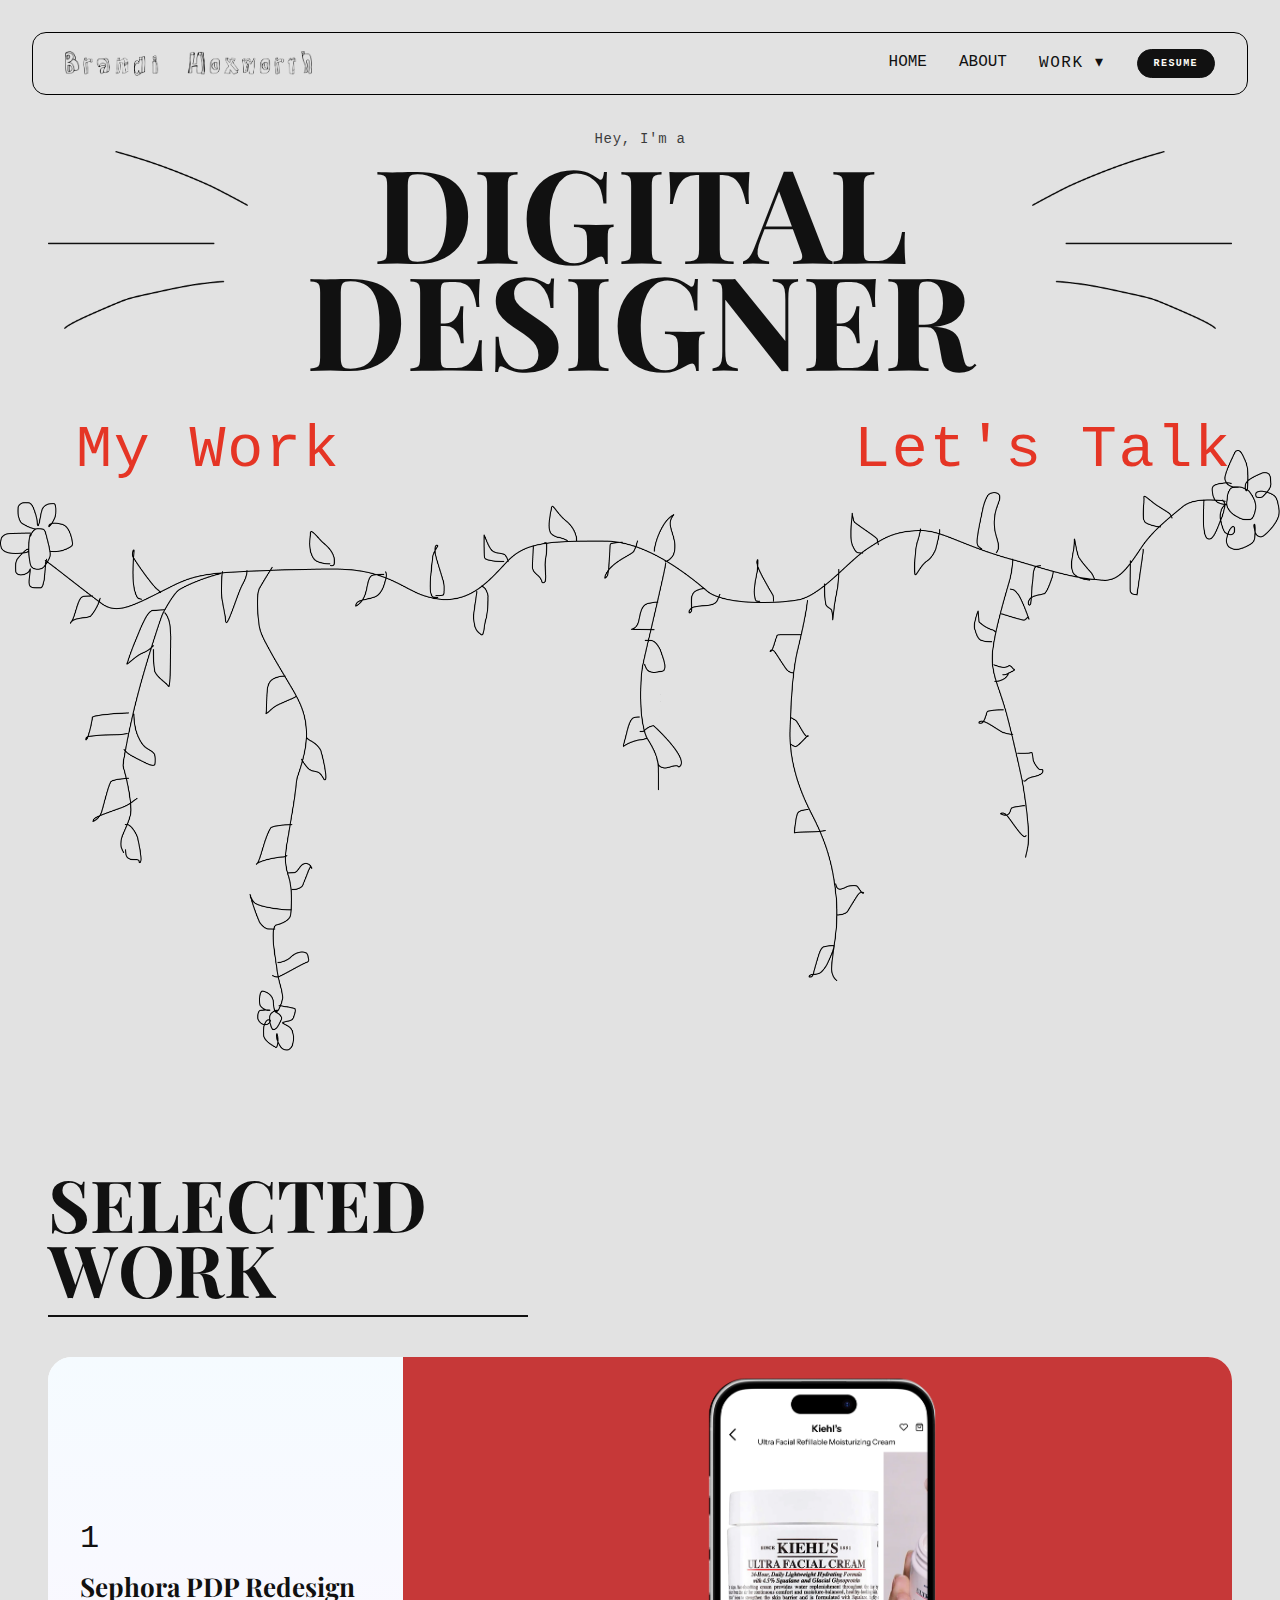
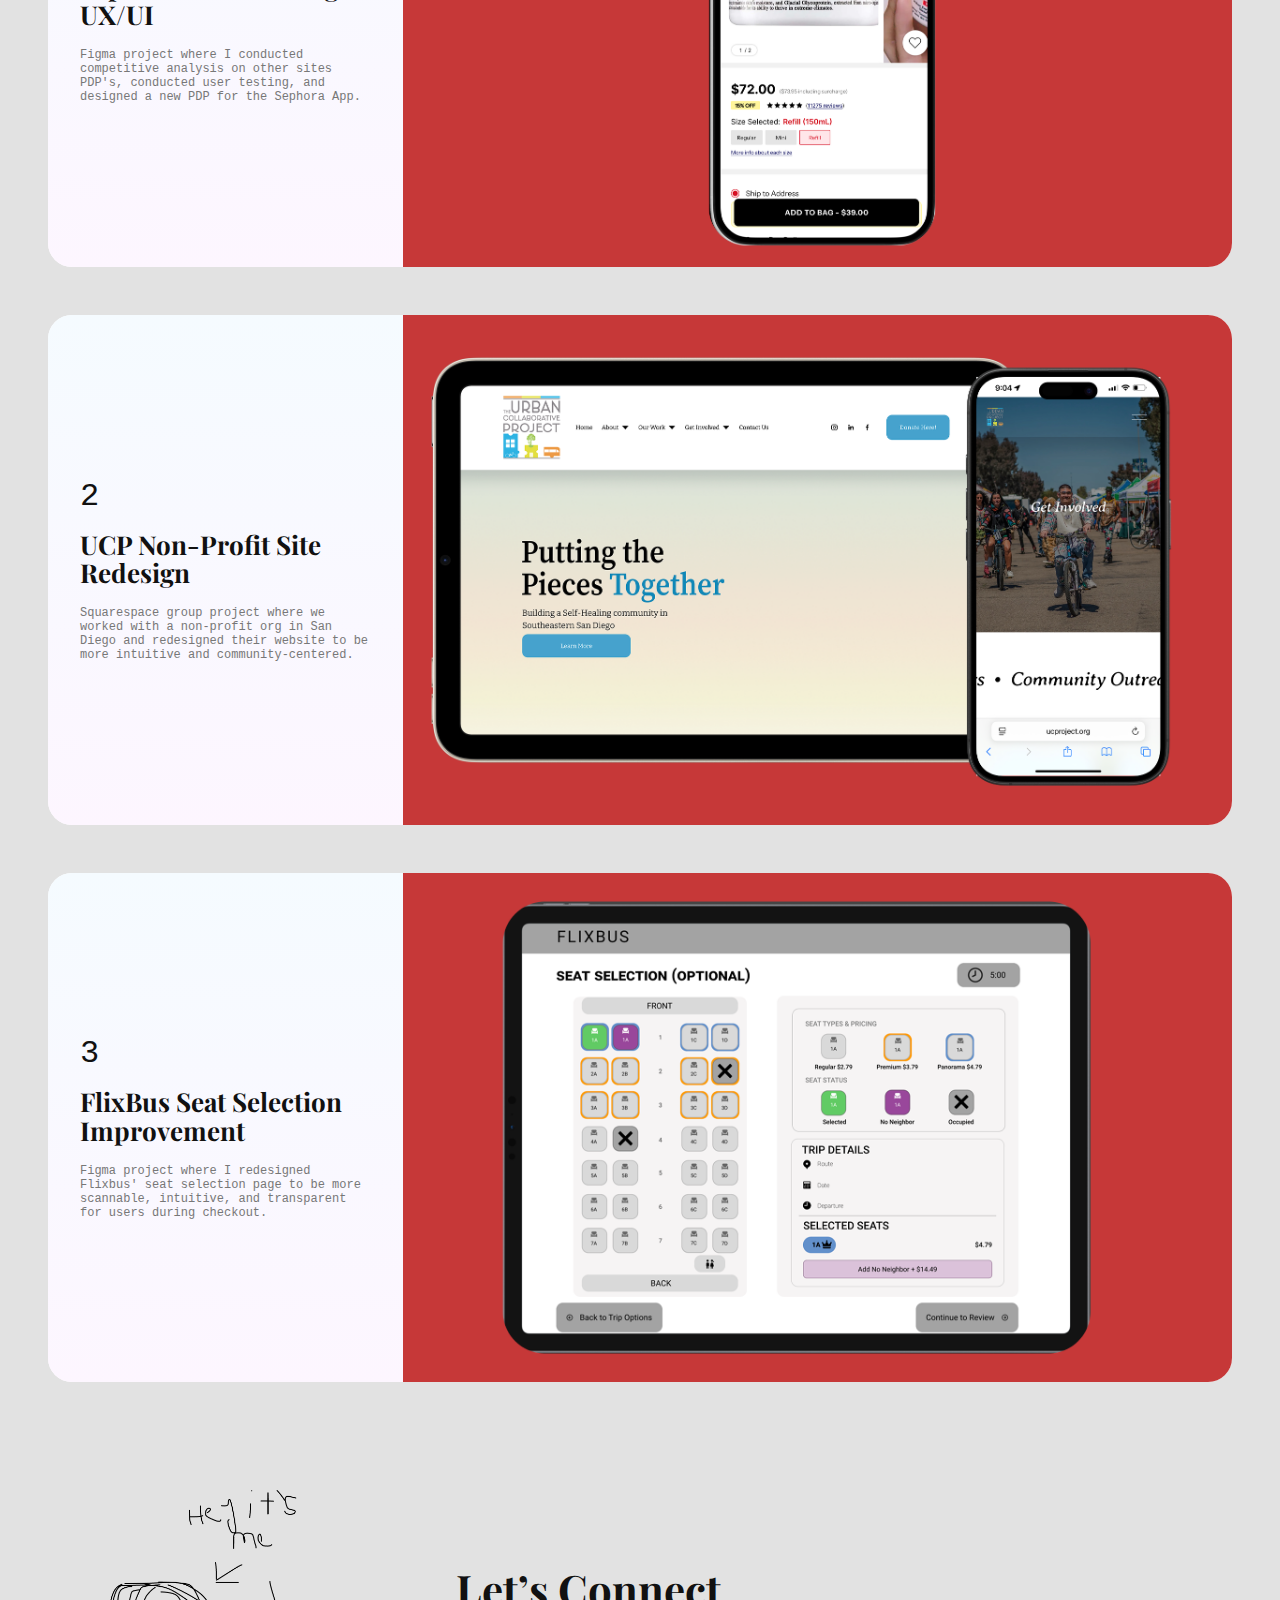
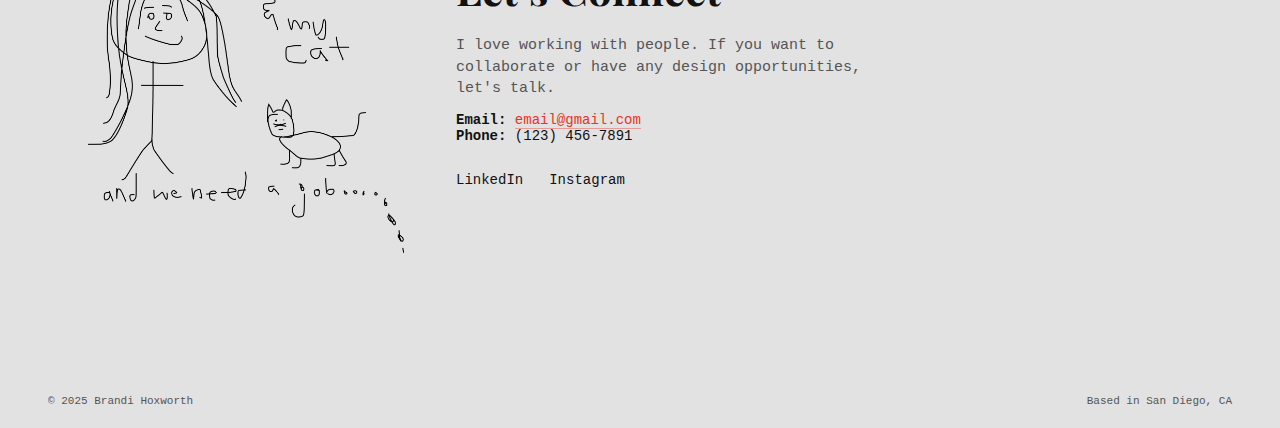
<file: index.html>
<!DOCTYPE html>
<html lang="en">
<head>
  <meta charset="UTF-8" />
  <title> PORTFOLIO | Brandi Hoxworth</title>
  <meta name="viewport" content="width=device-width, initial-scale=1.0" />

    <link href="https://fonts.googleapis.com/css2?family=Playfair+Display:wght@500;700&family=Inter:wght@300;400;500;600&display=swap" rel="stylesheet">
    <link rel="preconnect" href="https://fonts.googleapis.com">
    <link rel="preconnect" href="https://fonts.gstatic.com" crossorigin>
    <link href="https://fonts.googleapis.com/css2?family=Work+Sans:ital,wght@0,100..900;1,100..900&display=swap" rel="stylesheet">
    <link rel="stylesheet" href="styles.css">
    <link rel="icon" type="image/png" href="images/favicon.png">
</head>
<body>
  <div class="page-frame">
    <header>
      <div class="logo">
        <img src="images/logo.png" alt="logo">
      </div>

      <div class="header-right">
        <button class="nav-toggle" id="navToggle" aria-label="Open menu" aria-expanded="false">
          <span></span><span></span><span></span>
        </button>

        <nav id="siteNav">
          <a href="index.html">HOME</a>
          <a href="about.html">ABOUT</a>

          <div class="nav-work">
            <button class="nav-work-label" type="button" id="workToggle" aria-expanded="false">
              WORK <span class="caret">▾</span>
            </button>

            <div class="nav-work-menu" id="workMenu">
              <a href="sephora.html">Sephora PDP Redesign</a>
              <a href="flixbus.html">FlixBus Seat Selection</a>
              <a href="ucp.html">UCP Website Redesign</a>
            </div>
          </div>
        </nav>

        <a class="btn-contact" href="resume.html">RESUME</a>
      </div>
    </header>


    <main>
      <section class="hero" id="top">
        <div class="hero-images">
          <img class="hero-img-left" src="images/wow.png" alt="flower squiggle">
          <img class="hero-img-right" src="images/wow.png" alt="flower squiggle">
        </div>
        <h2 class="hero-small"> Hey, I'm a</h2>
        <h1 class="hero-title">DIGITAL<br>DESIGNER</h1>

        <div class="hero-links">
          <a class="hero-link left" href="#projects">
            <span class="dot"></span>
            <span class="text">My Work</span>
          </a>
          <a class="hero-link right" href="#contact">
            <span class="text">Let's Talk</span>
            <span class="dot"></span>
          </a>
        </div>
        
       <div class="full-width-divider">
          <img src="images/flower.png" alt="Section divider">
        </div>
      <section id="projects" class="selected-work">
        <div class="selected-heading">
          <h2>SELECTED<br>WORK</h2>
          <div class="selected-divider"></div>
        </div>

          <div class="projects-row">

            <div class="feature-project">
              <div class="feature-info">
                <div class="feature-index">1</div>
                <h3 class="feature-title">Sephora PDP Redesign UX/UI</h3>
                <p class="feature-meta">Figma project where I conducted competitive analysis on other sites PDP's, conducted user testing, and designed a new PDP for the Sephora App.</p>
              </div>
              <div class="feature-image">
                <a href="sephora.html" class="work-card">
                  <img src="images/sephoraimg.png" alt="Sephora PDP redesign mockup">
                </a>
              </div>
            </div>

            <div class="feature-project">
              <div class="feature-info">
                <div class="feature-index">2</div>
                <h3 class="feature-title">UCP Non-Profit Site Redesign </h3>
                <p class="feature-meta">Squarespace group project where we worked with a non-profit org in San Diego and redesigned their website to be more intuitive and community-centered.</p>
              </div>
              <div class="feature-image">
                <a href="ucp.html" class="work-card">
                  <img src="images/ucp.png" alt="Sephora PDP redesign mockup">
                </a>
              </div>
            </div>

            <div class="feature-project">
              <div class="feature-info">
                <div class="feature-index">3</div>
                <h3 class="feature-title">FlixBus Seat Selection Improvement</h3>
                <p class="feature-meta">Figma project where I redesigned Flixbus' seat selection page to be more scannable, intuitive, and transparent for users during checkout. </p>
              </div>
              <div class="feature-image">
                <a href="flixbus.html" class="work-card">
                  <img src="images/flix.png" alt="Sephora PDP redesign mockup">
                </a>
              </div>
            </div>
        </section>
      <section id="contact" class="contact-section">

        <div class="contact-image">
          <img src="images/me.png" alt="Decorative image">
        </div>

        <div class="contact-info">
          <h2 class="contact-title">Let’s Connect</h2>
          <p class="contact-description">
            I love working with people. If you want to collaborate or have any design opportunities, let's talk.
          </p>

          <div class="contact-details">
            <p><strong>Email:</strong> <a href="mailto:email@gmail.com">email@gmail.com</a></p>
            <p><strong>Phone:</strong> (123) 456-7891</p>
          </div>

          <div class="contact-socials">
            <a href="https://www.linkedin.com/jobs?mcid=6994434350142418944&src=go-pa&trk=sem-ga_campid.18853522261_asid.146084015209_crid.732549151385_kw.linkedin_d.c_tid.kwd-296170574619_n.g_mt.e_geo.9031346&cid=&gclsrc=aw.ds&gad_source=1&gad_campaignid=18853522261&gbraid=0AAAAABIeiSqO0g2b0CSn5nba6Bfo41uMG&gclid=CjwKCAiA0eTJBhBaEiwA-Pa-hfEvK5y4iqMbzo2e8sstuAd7I9HBN3DrbRhgjmou6_i1-B_yCYonoBoCAy4QAvD_BwE" target="_blank">LinkedIn</a>
            <a href="https://www.instagram.com" target="_blank">Instagram</a>
          </div>
        </div>

      </section>
    </main>

    <footer>
      <span>© 2025 Brandi Hoxworth</span>
      <span>Based in San Diego, CA</span>
    </footer>
  </div>
  <script src="dropdown.js"></script>
</body>
</html>
</file>
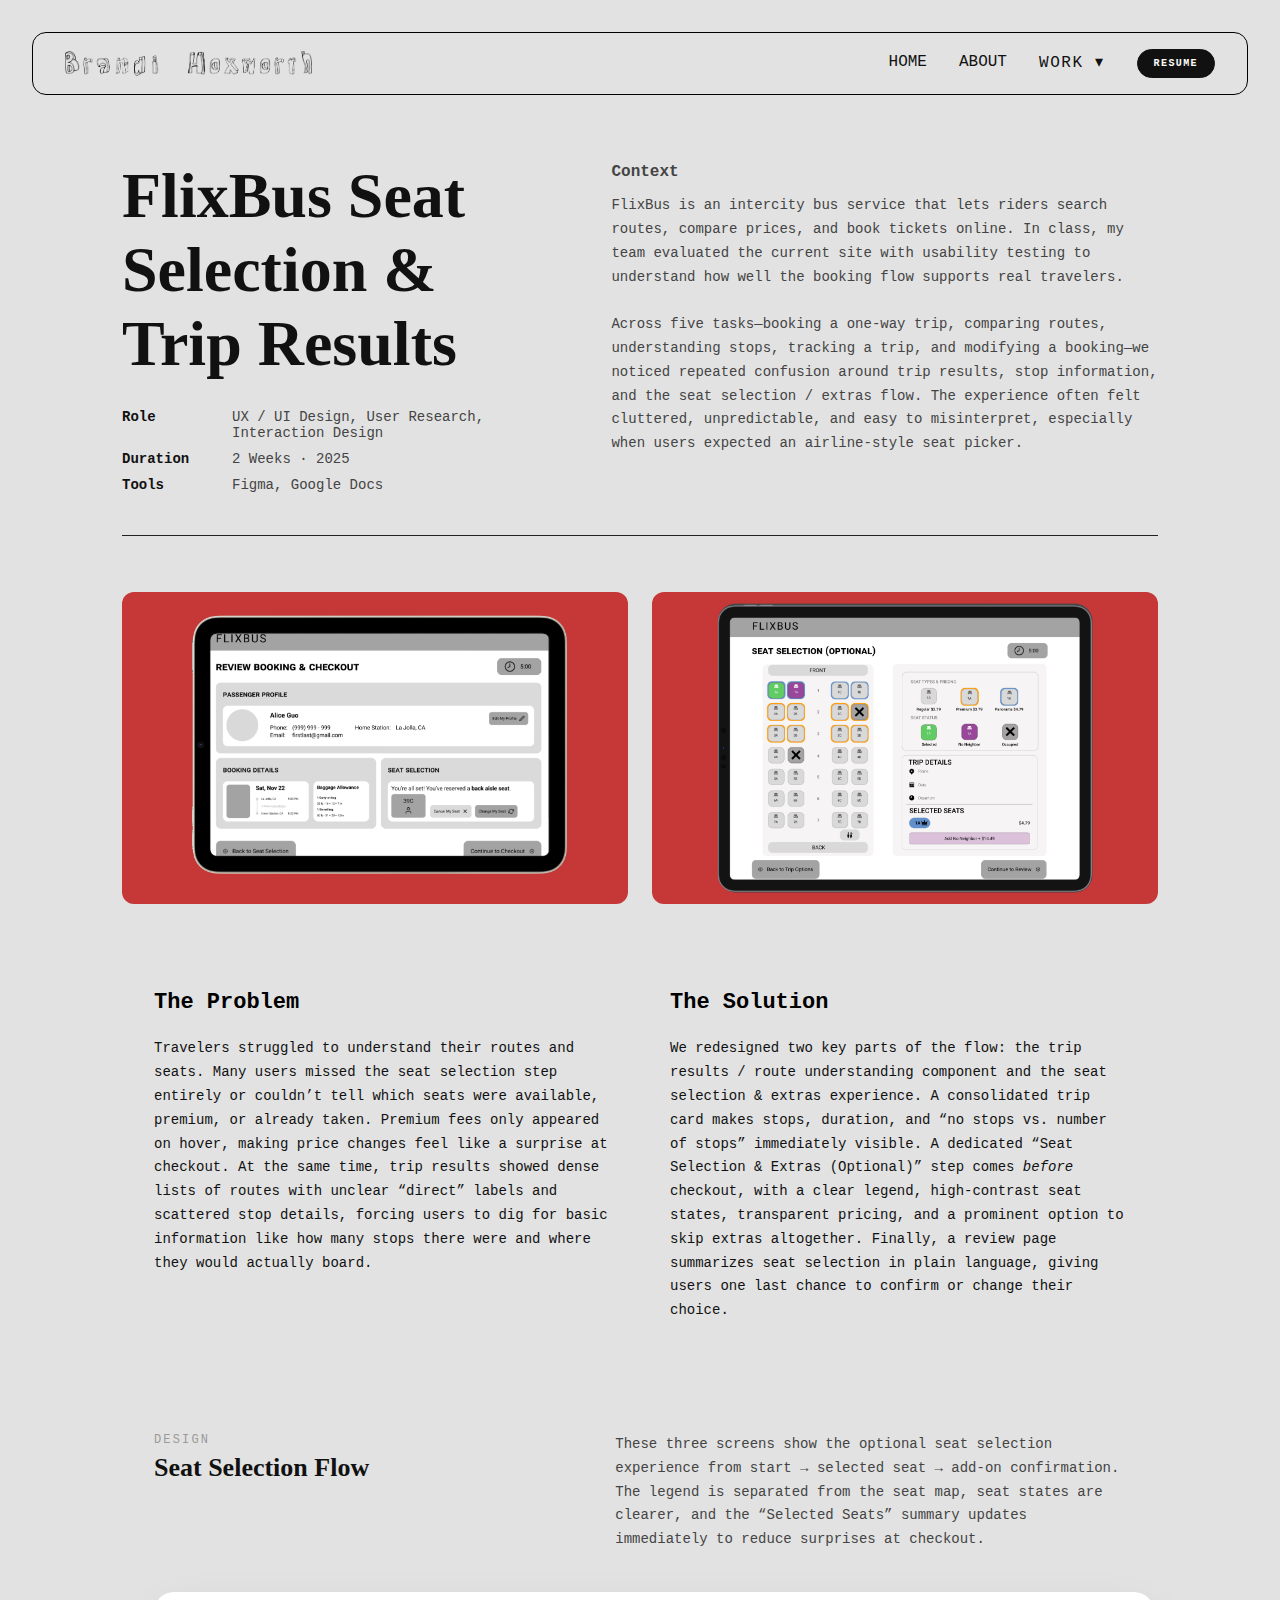
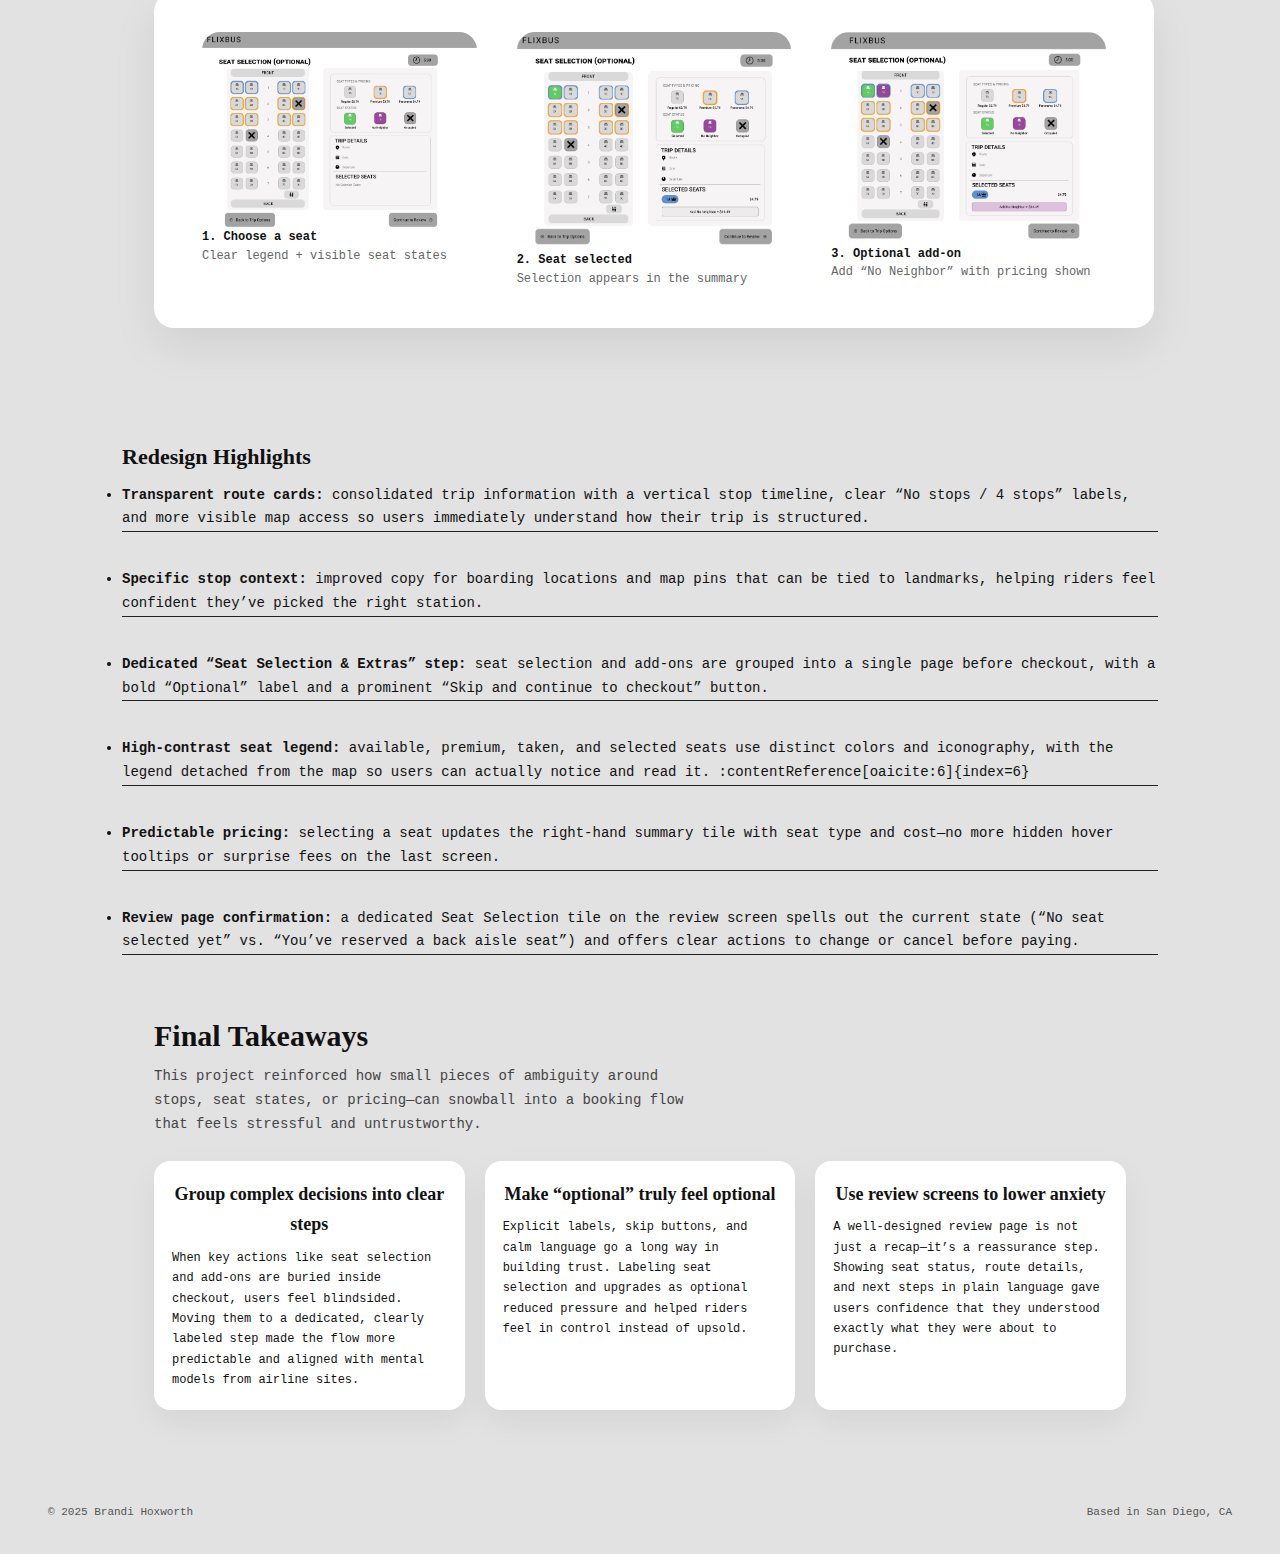
<file: flixbus.html>
<!DOCTYPE html>
<html lang="en">
<head>
  <meta charset="UTF-8">
  <title>FlixBus Seat Selection Redesign | Case Study</title>
  <link rel="icon" type="image/png" href="images/favicon.png">
  <link rel="stylesheet" href="styles.css">
  <meta name="viewport" content="width=device-width, initial-scale=1.0" />
</head>
<body>
  <div class="page-frame">
    <header>
      <div class="logo">
        <img src="images/logo.png" alt="logo">
      </div>

      <div class="header-right">
        <button class="nav-toggle" id="navToggle" aria-label="Open menu" aria-expanded="false">
          <span></span><span></span><span></span>
        </button>

        <nav id="siteNav">
          <a href="index.html">HOME</a>
          <a href="about.html">ABOUT</a>

          <div class="nav-work">
            <button class="nav-work-label" type="button" id="workToggle" aria-expanded="false">
              WORK <span class="caret">▾</span>
            </button>

            <div class="nav-work-menu" id="workMenu">
              <a href="sephora.html">Sephora PDP Redesign</a>
              <a href="flixbus.html">FlixBus Seat Selection</a>
              <a href="ucp.html">UCP Website Redesign</a>
            </div>
          </div>
        </nav>

        <a class="btn-contact" href="resume.html">RESUME</a>
      </div>
    </header>


  <main class="project-page">

    <section class="project-intro">
      <div class="project-intro-left">
        <h1 class="project-name">FlixBus Seat Selection & Trip Results</h1>

        <div class="project-meta-rows">
          <div class="project-meta-row">
            <span class="meta-label">Role</span>
            <span class="meta-value">UX / UI Design, User Research, Interaction Design</span>
          </div>
          <div class="project-meta-row">
            <span class="meta-label">Duration</span>
            <span class="meta-value">2 Weeks · 2025</span>
          </div>
          <div class="project-meta-row">
            <span class="meta-label">Tools</span>
            <span class="meta-value">Figma, Google Docs</span>
          </div>
        </div>
      </div>

      <div class="project-intro-right">
        <h2 class="project-context-heading">Context</h2>
        <p>
          FlixBus is an intercity bus service that lets riders search routes, compare prices, and
          book tickets online. In class, my team evaluated the current site with usability testing to
          understand how well the booking flow supports real travelers.
        </p>
        <br>
        <p>
          Across five tasks—booking a one-way trip, comparing routes, understanding stops,
          tracking a trip, and modifying a booking—we noticed repeated confusion around trip
          results, stop information, and the seat selection / extras flow. The experience often felt
          cluttered, unpredictable, and easy to misinterpret, especially when users expected an
          airline-style seat picker. 
        </p>
      </div>

      <div class="project-intro-divider"></div>

      <div class="project-image-row">
        <img src="images/flixtripresult.png" alt="FlixBus trip results redesign mockup">
        <img src="images/flixseat.png" alt="FlixBus seat selection redesign mockup">
      </div>
    </section>

    <section class="project-problem-solution">
      <div class="ps-column">
        <h2 class="ps-heading">The Problem</h2>
        <p>
          Travelers struggled to understand their routes and seats. Many users missed the seat
          selection step entirely or couldn’t tell which seats were available, premium, or already
          taken. Premium fees only appeared on hover, making price changes feel like a
          surprise at checkout. At the same time, trip results showed dense lists of routes with
          unclear “direct” labels and scattered stop details, forcing users to dig for basic
          information like how many stops there were and where they would actually board. 
        </p>
      </div>

      <div class="ps-column">
        <h2 class="ps-heading">The Solution</h2>
        <p>
          We redesigned two key parts of the flow: the trip results / route understanding
          component and the seat selection & extras experience. A consolidated trip card makes
          stops, duration, and “no stops vs. number of stops” immediately visible. A dedicated
          “Seat Selection & Extras (Optional)” step comes <em>before</em> checkout, with a clear
          legend, high-contrast seat states, transparent pricing, and a prominent option to skip
          extras altogether. Finally, a review page summarizes seat selection in plain language,
          giving users one last chance to confirm or change their choice. 
        </p>
      </div>
    </section>

    <br><br><br>

    <section class="project-design-section">
        <div class="design-top">
            <div class="design-left">
                <p class="section-kicker">Design</p>
                <h2 class="section-title">Seat Selection Flow</h2>
            </div>

            <div class="design-right">
                <p class="section-description">
                    These three screens show the optional seat selection experience from start → selected seat →
                    add-on confirmation. The legend is separated from the seat map, seat states are clearer, and the
                    “Selected Seats” summary updates immediately to reduce surprises at checkout.
                </p>
            </div>
        </div>

        <div class="prototype-frame">
            <div class="flow-3up">
                <figure class="flow-card">
                    <img src="images/flixbusflow1.png" alt="Seat selection default state">
                    <figcaption>
                        <span class="flow-title">1. Choose a seat</span>
                        <span class="flow-sub">Clear legend + visible seat states</span>
                    </figcaption>
                </figure>

                <figure class="flow-card">
                    <img src="images/flixbusflow2.png" alt="Seat selected state">
                    <figcaption>
                        <span class="flow-title">2. Seat selected</span>
                        <span class="flow-sub">Selection appears in the summary</span>
                    </figcaption>
                </figure>

                <figure class="flow-card">
                    <img src="images/fllixbusflow3.png" alt="Optional add-on selected state">
                    <figcaption>
                        <span class="flow-title">3. Optional add-on</span>
                        <span class="flow-sub">Add “No Neighbor” with pricing shown</span>
                    </figcaption>
                </figure>
            </div>
        </div>
    </section>

    <br><br>

    <section class="project-section">
      <h2>Redesign Highlights</h2>
      <ul>
        <li>
          <strong>Transparent route cards:</strong> consolidated trip information with a
          vertical stop timeline, clear “No stops / 4 stops” labels, and more visible map
          access so users immediately understand how their trip is structured.
        </li>
        <br></br>
        <li>
          <strong>Specific stop context:</strong> improved copy for boarding locations and
          map pins that can be tied to landmarks, helping riders feel confident they’ve
          picked the right station.
        </li>
        <br></br>
        <li>
          <strong>Dedicated “Seat Selection & Extras” step:</strong> seat selection and
          add-ons are grouped into a single page before checkout, with a bold “Optional”
          label and a prominent “Skip and continue to checkout” button.
        </li>
        <br></br>
        <li>
          <strong>High-contrast seat legend:</strong> available, premium, taken, and selected
          seats use distinct colors and iconography, with the legend detached from the map
          so users can actually notice and read it. :contentReference[oaicite:6]{index=6}
        </li>
        <br></br>
        <li>
          <strong>Predictable pricing:</strong> selecting a seat updates the right-hand
          summary tile with seat type and cost—no more hidden hover tooltips or surprise
          fees on the last screen.
        </li>
        <br></br>
        <li>
          <strong>Review page confirmation:</strong> a dedicated Seat Selection tile on the
          review screen spells out the current state (“No seat selected yet” vs. “You’ve
          reserved a back aisle seat”) and offers clear actions to change or cancel before
          paying.
        </li>
      </ul>
    </section>

    <section class="final-takeaways">
      <h2 class="section-title">Final Takeaways</h2>
      <p class="final-intro">
        This project reinforced how small pieces of ambiguity around stops, seat states,
        or pricing—can snowball into a booking flow that feels stressful and untrustworthy.
      </p>

      <div class="takeaways-grid">
        <div class="takeaway-card">
          <h3>Group complex decisions into clear steps</h3>
          <p>
            When key actions like seat selection and add-ons are buried inside checkout,
            users feel blindsided. Moving them to a dedicated, clearly labeled step made
            the flow more predictable and aligned with mental models from airline sites.
          </p>
        </div>

        <div class="takeaway-card">
          <h3>Make “optional” truly feel optional</h3>
          <p>
            Explicit labels, skip buttons, and calm language go a long way in building trust.
            Labeling seat selection and upgrades as optional reduced pressure and helped
            riders feel in control instead of upsold. 
          </p>
        </div>

        <div class="takeaway-card">
          <h3>Use review screens to lower anxiety</h3>
          <p>
            A well-designed review page is not just a recap—it’s a reassurance step.
            Showing seat status, route details, and next steps in plain language gave users
            confidence that they understood exactly what they were about to purchase.
          </p>
        </div>
      </div>
    </section>

  </main>
    <footer>
      <span>© 2025 Brandi Hoxworth</span>
      <span>Based in San Diego, CA</span>
    </footer>
  <script src="dropdown.js"></script>
</body>
</html>
</file>
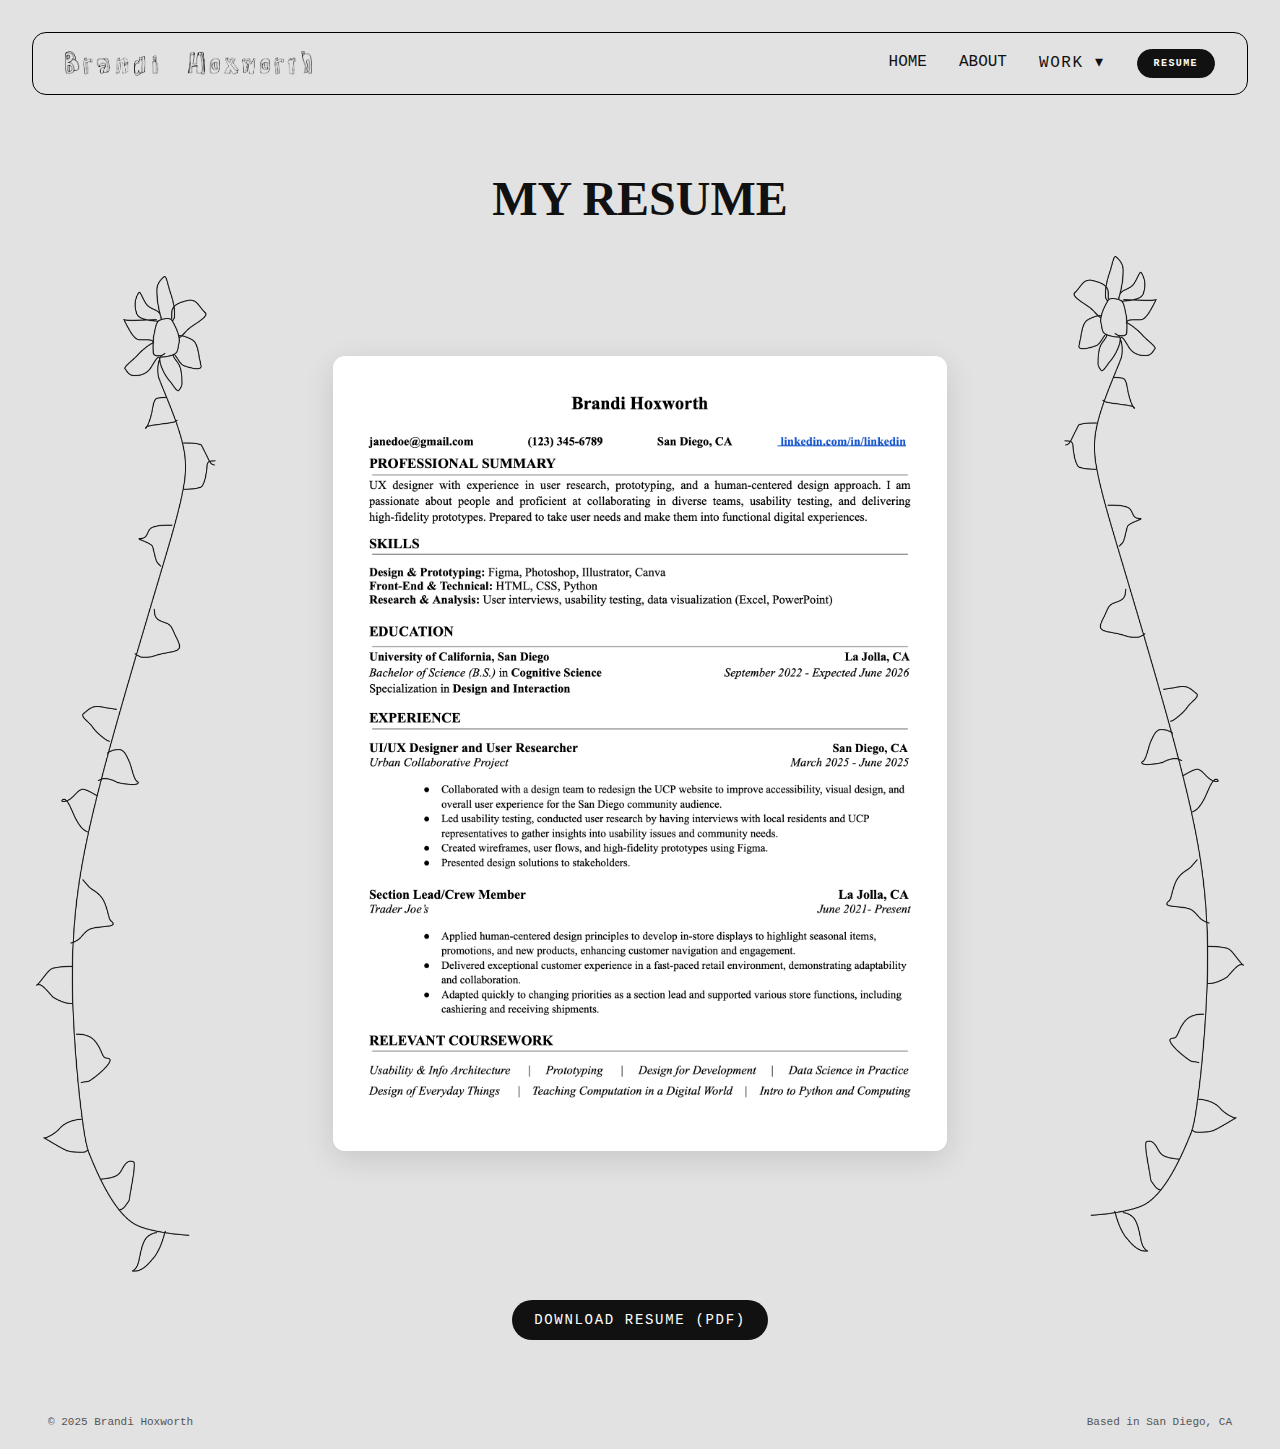
<file: resume.html>
<!DOCTYPE html>
<html lang="en">
<head>
  <meta charset="UTF-8">
  <title> RESUME | Brandi Hoxworth</title>
  <link rel="icon" type="image/png" href="images/favicon.png">
  <link rel="stylesheet" href="styles.css">
  <meta name="viewport" content="width=device-width, initial-scale=1.0" />
</head>

<body>
  <div class="page-frame">
    <header>
      <div class="logo">
        <img src="images/logo.png" alt="logo">
      </div>

      <div class="header-right">
        <button class="nav-toggle" id="navToggle" aria-label="Open menu" aria-expanded="false">
          <span></span><span></span><span></span>
        </button>

        <nav id="siteNav">
          <a href="index.html">HOME</a>
          <a href="about.html">ABOUT</a>

          <div class="nav-work">
            <button class="nav-work-label" type="button" id="workToggle" aria-expanded="false">
              WORK <span class="caret">▾</span>
            </button>

            <div class="nav-work-menu" id="workMenu">
              <a href="sephora.html">Sephora PDP Redesign</a>
              <a href="flixbus.html">FlixBus Seat Selection</a>
              <a href="ucp.html">UCP Website Redesign</a>
            </div>
          </div>

        </nav>

        <a class="btn-contact" href="resume.html">RESUME</a>
      </div>
    </header>

  <main class="resume-section">

    <h1 class="resume-title">MY RESUME</h1>

    <div class="resume-layout">
        <img class="resume-side-img left-img" src="images/side.png" alt="Decoration">
        <div class="resume-wrapper">
         <img class="resume-image" src="images/BrandiHoxworthRESUMEcogs3.png" alt="Resume preview">
        </div>
        <img class="resume-side-img right-img" src="images/side.png" alt="Decoration">
    </div>

    <a class="resume-button" href="pdf/BrandiHoxworthRESUMEcogs3.pdf" download>
      Download Resume (PDF)
    </a>
  </main>
    <footer>
      <span>© 2025 Brandi Hoxworth</span>
      <span>Based in San Diego, CA</span>
    </footer>
    <script src="dropdown.js"></script>
</body>
</html>
</file>
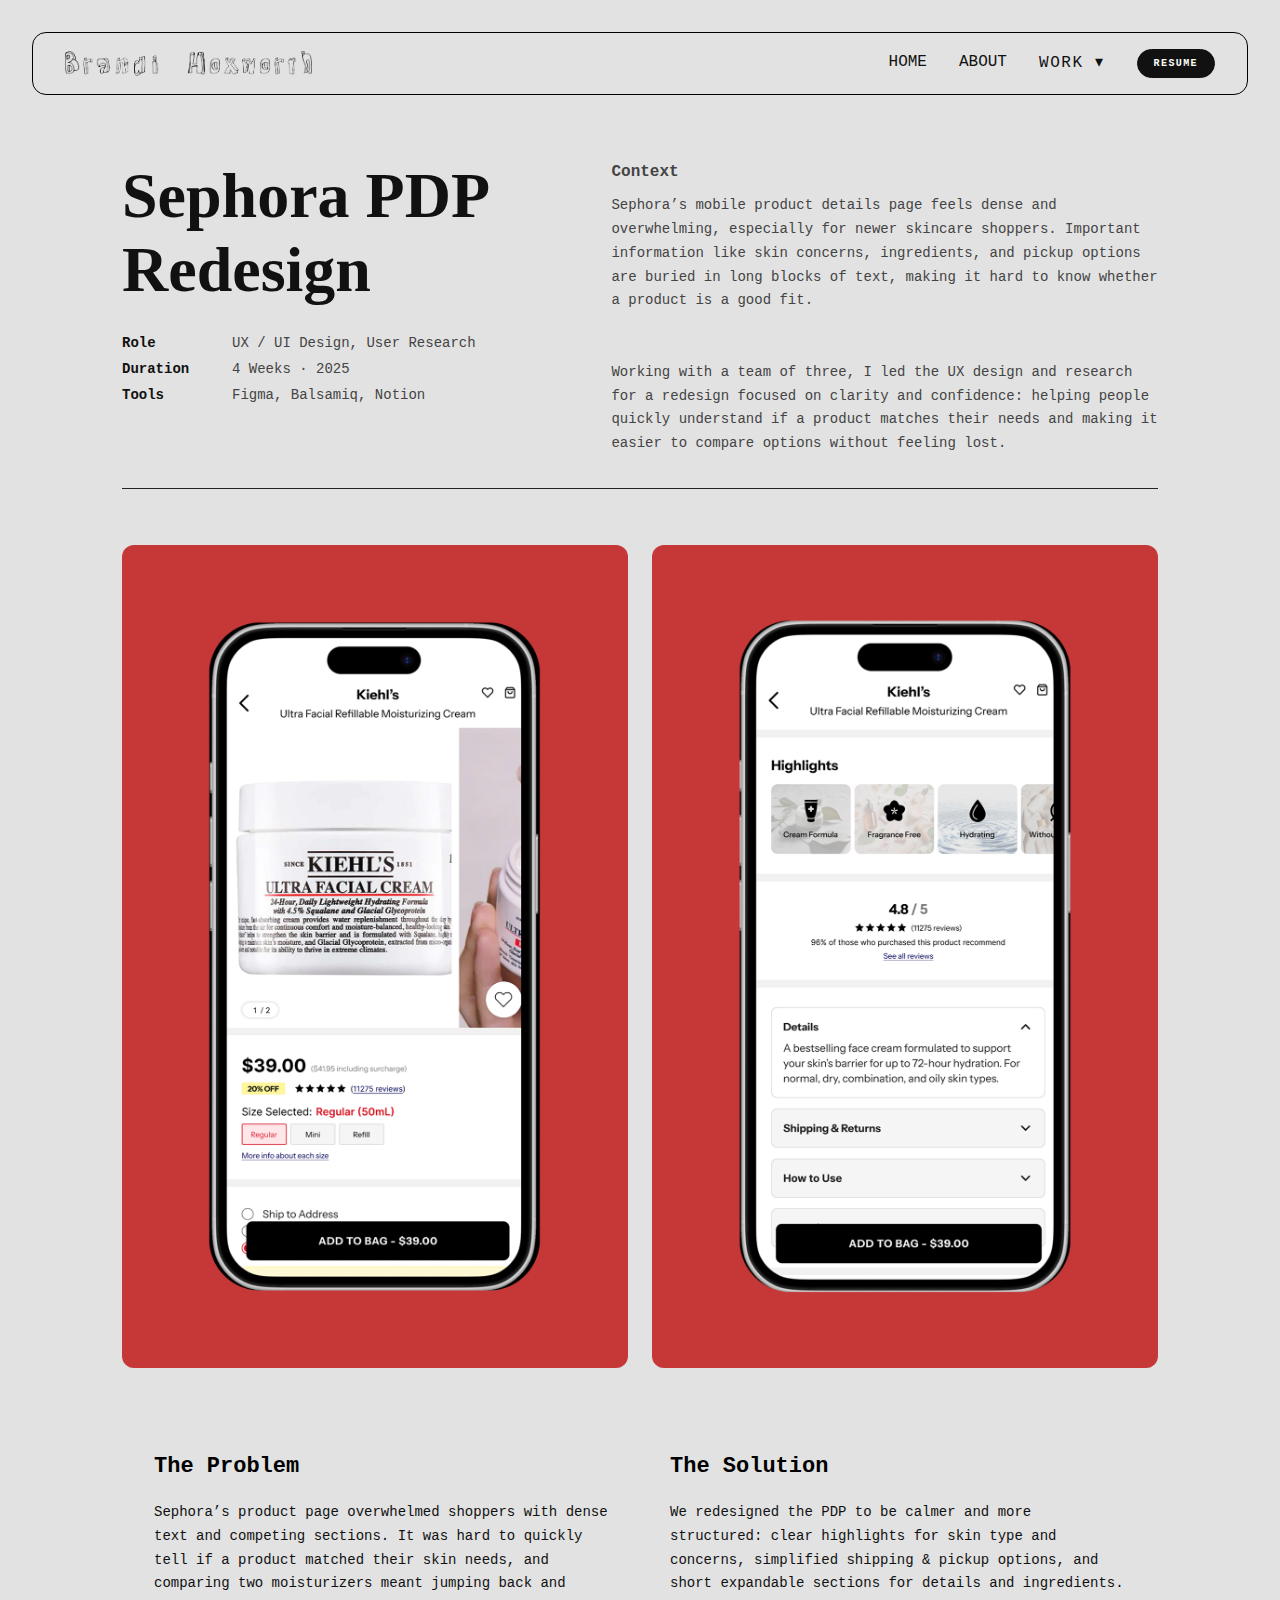
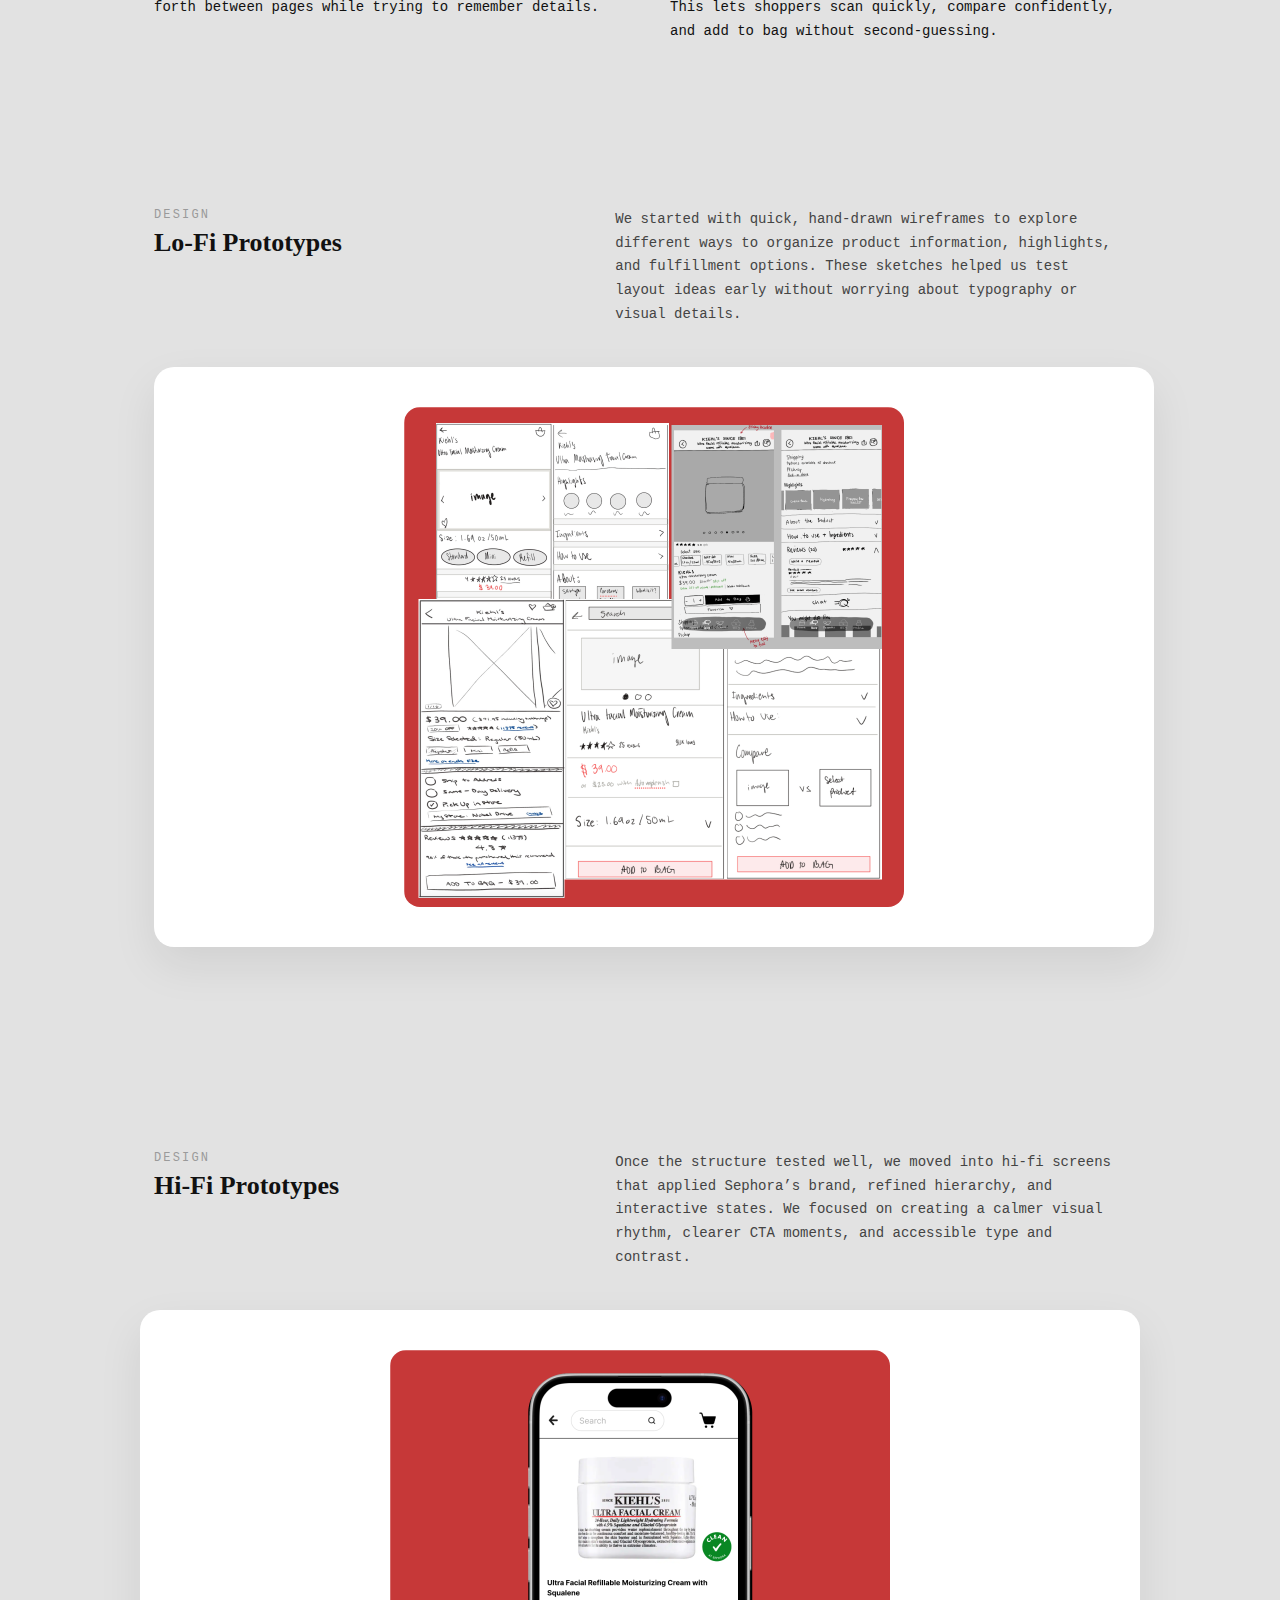
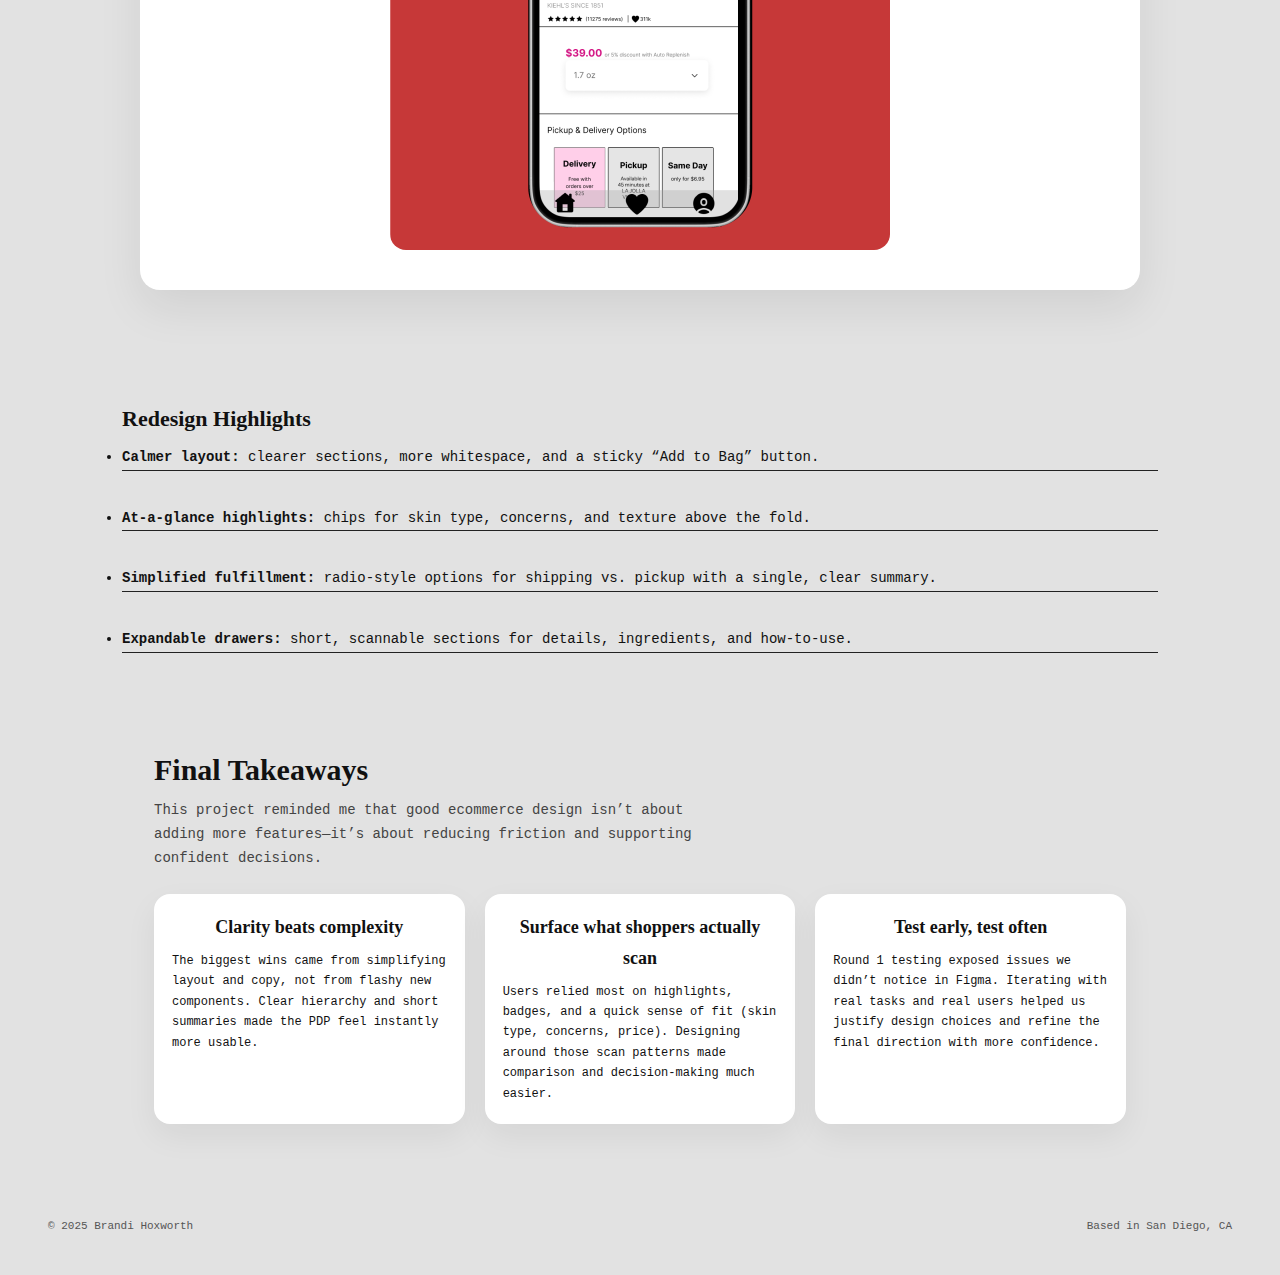
<file: sephora.html>
<!DOCTYPE html>
<html lang="en">
<head>
  <meta charset="UTF-8">
  <title>Sephora PDP Redesign | Case Study</title>
  <link rel="icon" type="image/png" href="images/favicon.png">
  <link rel="stylesheet" href="styles.css">
  <meta name="viewport" content="width=device-width, initial-scale=1.0" />
</head>
<body>
  <div class="page-frame">
    <header>
      <div class="logo">
        <img src="images/logo.png" alt="logo">
      </div>

      <div class="header-right">
        <button class="nav-toggle" id="navToggle" aria-label="Open menu" aria-expanded="false">
          <span></span><span></span><span></span>
        </button>

        <nav id="siteNav">
          <a href="index.html">HOME</a>
          <a href="about.html">ABOUT</a>

          <div class="nav-work">
            <button class="nav-work-label" type="button" id="workToggle" aria-expanded="false">
              WORK <span class="caret">▾</span>
            </button>

            <div class="nav-work-menu" id="workMenu">
              <a href="sephora.html">Sephora PDP Redesign</a>
              <a href="flixbus.html">FlixBus Seat Selection</a>
              <a href="ucp.html">UCP Website Redesign</a>
            </div>
          </div>

        </nav>

        <a class="btn-contact" href="resume.html">RESUME</a>
      </div>
    </header>
      

  <main class="project-page">
    <section class="project-intro">
      <div class="project-intro-left">
        <h1 class="project-name">Sephora PDP Redesign</h1>

        <div class="project-meta-rows">
          <div class="project-meta-row">
            <span class="meta-label">Role</span>
            <span class="meta-value">UX / UI Design, User Research</span>
          </div>
          <div class="project-meta-row">
            <span class="meta-label">Duration</span>
            <span class="meta-value">4 Weeks · 2025</span>
          </div>
          <div class="project-meta-row">
            <span class="meta-label">Tools</span>
            <span class="meta-value">Figma, Balsamiq, Notion</span>
          </div>
        </div>
      </div>

      <div class="project-intro-right">
        <h2 class="project-context-heading">Context</h2>
        <p>
          Sephora’s mobile product details page feels dense and overwhelming,
          especially for newer skincare shoppers. Important information like
          skin concerns, ingredients, and pickup options are buried in long
          blocks of text, making it hard to know whether a product is a good fit.
        </p>
        <br></br>
        <p>
          Working with a team of three, I led the UX design and research for a
          redesign focused on clarity and confidence: helping people quickly
          understand if a product matches their needs and making it easier to
          compare options without feeling lost.
        </p>
      </div>

      <div class="project-intro-divider"></div>
      <div class="project-image-row">
        <img src="images/sephora1.png" alt="Sephora redesign mockup 1">
        <img src="images/sephora2.png" alt="Sephora redesign mockup 2">
      </div>
    </section>
    <section class="project-problem-solution">
      <div class="ps-column">
        <h2 class="ps-heading">The Problem</h2>
        <p>
          Sephora’s product page overwhelmed shoppers with dense text and competing
          sections. It was hard to quickly tell if a product matched their skin
          needs, and comparing two moisturizers meant jumping back and forth
          between pages while trying to remember details.
        </p>
      </div>

      <div class="ps-column">
        <h2 class="ps-heading">The Solution</h2>
       <p>
          We redesigned the PDP to be calmer and more structured: clear highlights
          for skin type and concerns, simplified shipping & pickup options, and
          short expandable sections for details and ingredients. This lets shoppers
          scan quickly, compare confidently, and add to bag without second-guessing.
        </p>
      </div>
    </section>
     <br></br>
     <br></br>
     <br></br>
    <section class="project-design-section">
      <div class="design-top">
        <div class="design-left">
          
          <p class="section-kicker">Design</p>
          <h2 class="section-title">Lo-Fi Prototypes</h2>
        </div>
        <div class="design-right">
          <p class="section-description">
            We started with quick, hand-drawn wireframes to explore different ways
            to organize product information, highlights, and fulfillment options.
            These sketches helped us test layout ideas early without worrying about
            typography or visual details.
          </p>
        </div>
      </div>

      <div class="prototype-frame">
        <img src="images/lofisephora.png" alt="Lo-fi wireframes for Sephora PDP">
      </div>
      </section>
    <br></br>
    <br></br>
    <br></br>
    <section class="project-design-section">
      <div class="design-top">
        <div class="design-left">
          <p class="section-kicker">Design</p>
            <h2 class="section-title">Hi-Fi Prototypes</h2>
        </div>
        <div class="design-right">
          <p class="section-description">
            Once the structure tested well, we moved into hi-fi screens that applied
            Sephora’s brand, refined hierarchy, and interactive states. We focused on
            creating a calmer visual rhythm, clearer CTA moments, and accessible type
            and contrast.
          </p>
        </div>
      </div>
    </section>
    <div class="prototype-frame">
      <img src="images/hifisephora.png" alt="Hi-fi mockups for Sephora PDP redesign">
    </div>
    <br></br>
    <section class="project-section">
      <h2>Redesign Highlights</h2>
      <ul>
        <li><strong>Calmer layout:</strong> clearer sections, more whitespace, and a sticky “Add to Bag” button.</li>
        <br></br>
        <li><strong>At-a-glance highlights:</strong> chips for skin type, concerns, and texture above the fold.</li>
        <br></br>
        <li><strong>Simplified fulfillment:</strong> radio-style options for shipping vs. pickup with a single, clear summary.</li>
        <br></br>
        <li><strong>Expandable drawers:</strong> short, scannable sections for details, ingredients, and how-to-use.</li>
        <br></br>
      </ul>
    </section>

    
    <section class="final-takeaways">
      <h2 class="section-title">Final Takeaways</h2>
      <p class="final-intro">
        This project reminded me that good ecommerce design isn’t about adding more
        features—it’s about reducing friction and supporting confident decisions.
      </p>

      <div class="takeaways-grid">
        <div class="takeaway-card">
          <h3>Clarity beats complexity</h3>
          <p>
            The biggest wins came from simplifying layout and copy, not from flashy
            new components. Clear hierarchy and short summaries made the PDP feel
            instantly more usable.
          </p>
        </div>

        <div class="takeaway-card">
          <h3>Surface what shoppers actually scan</h3>
          <p>
            Users relied most on highlights, badges, and a quick sense of fit
            (skin type, concerns, price). Designing around those scan patterns
            made comparison and decision-making much easier.
          </p>
        </div>

        <div class="takeaway-card">
          <h3>Test early, test often</h3>
          <p>
            Round 1 testing exposed issues we didn’t notice in Figma. Iterating
            with real tasks and real users helped us justify design choices and
            refine the final direction with more confidence.
          </p>
        </div>
      </div>
    </section>

  </main>
    <footer>
      <span>© 2025 Brandi Hoxworth</span>
      <span>Based in San Diego, CA</span>
    </footer>
    <script src="dropdown.js"></script>
</body>
</html>
</file>
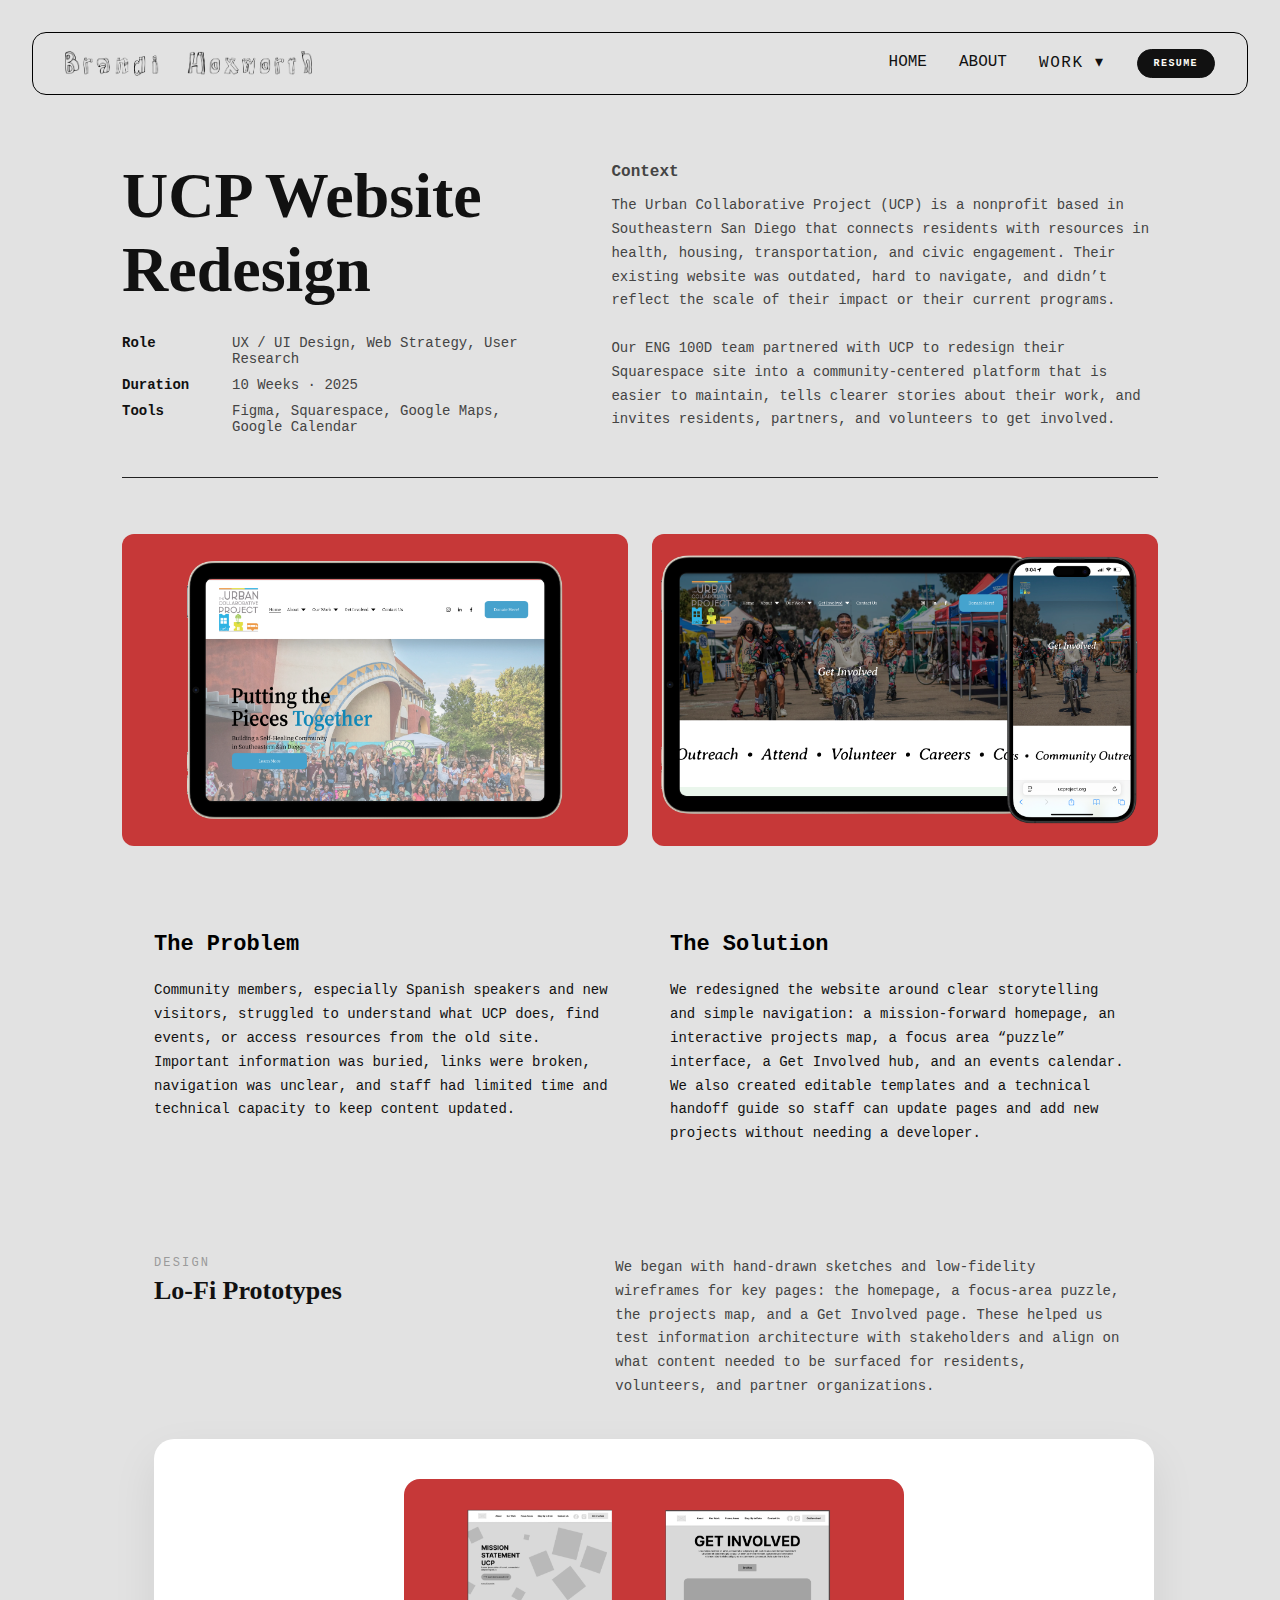
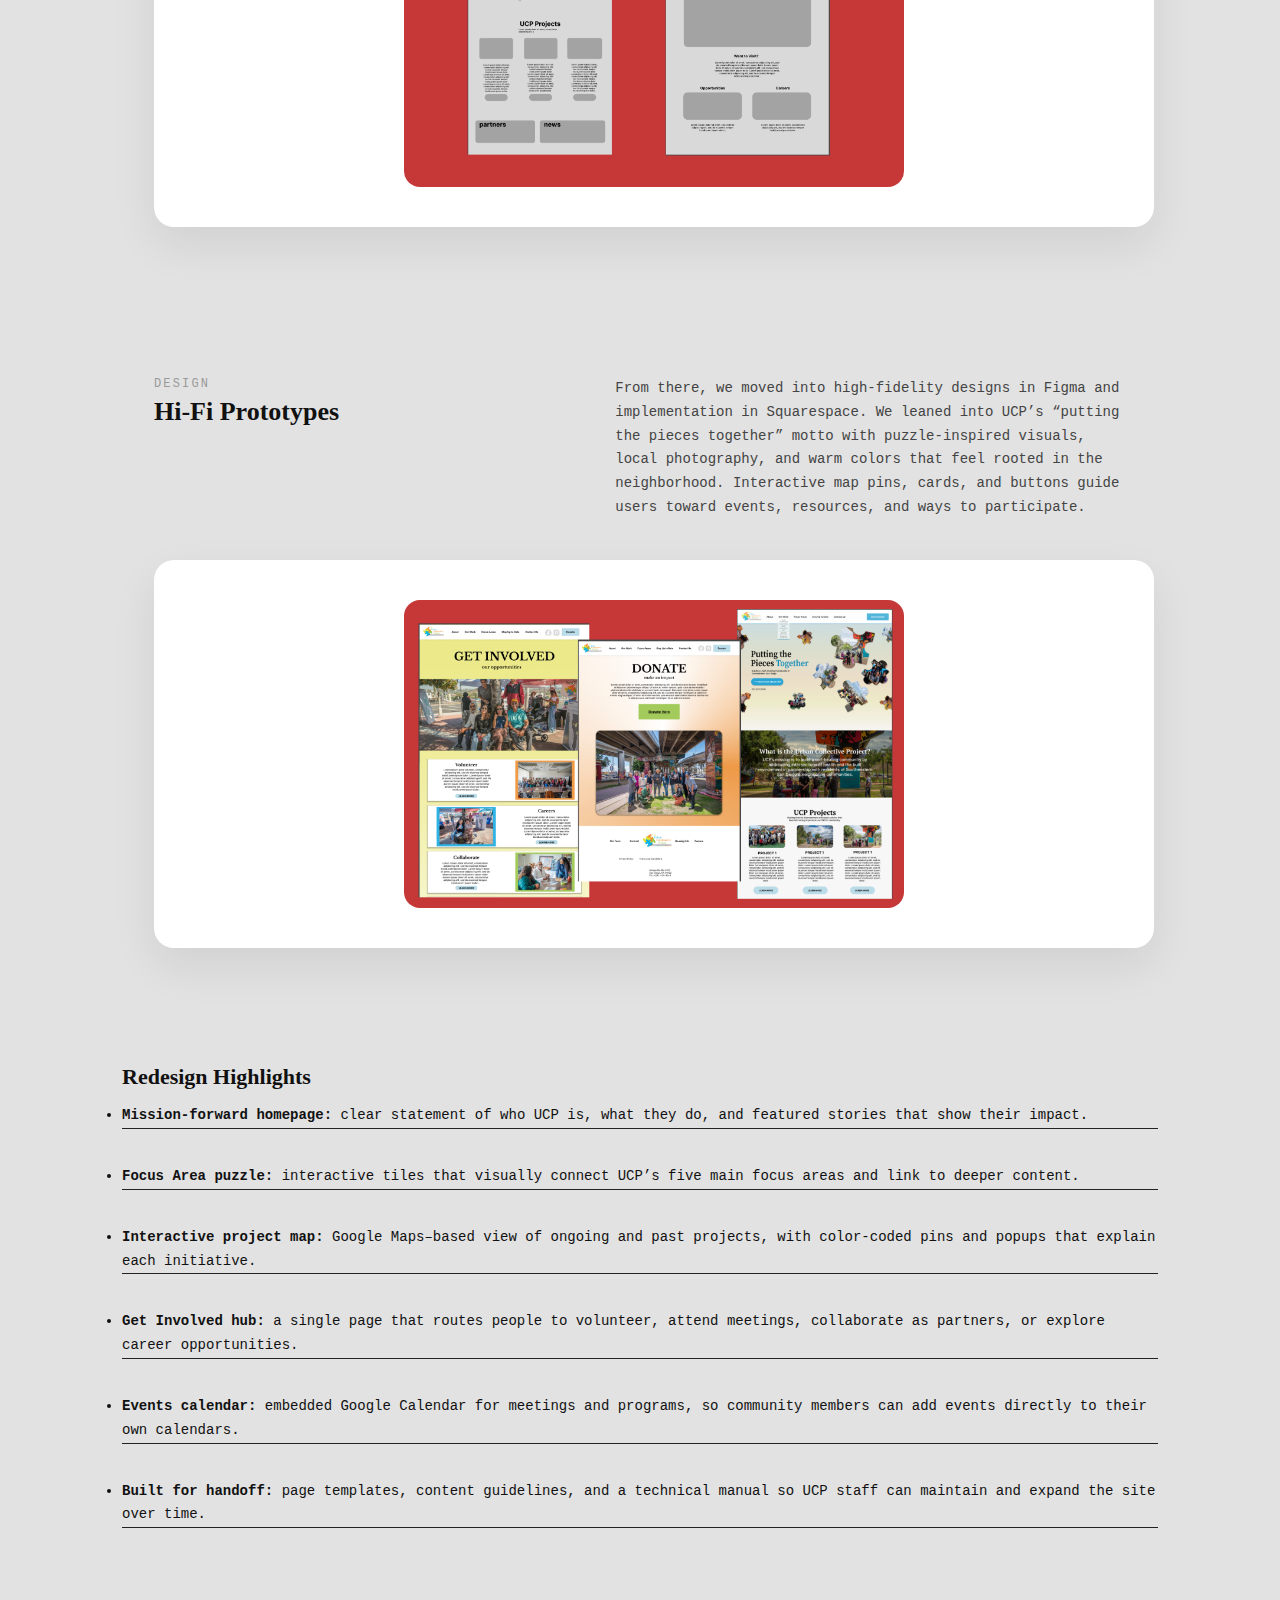
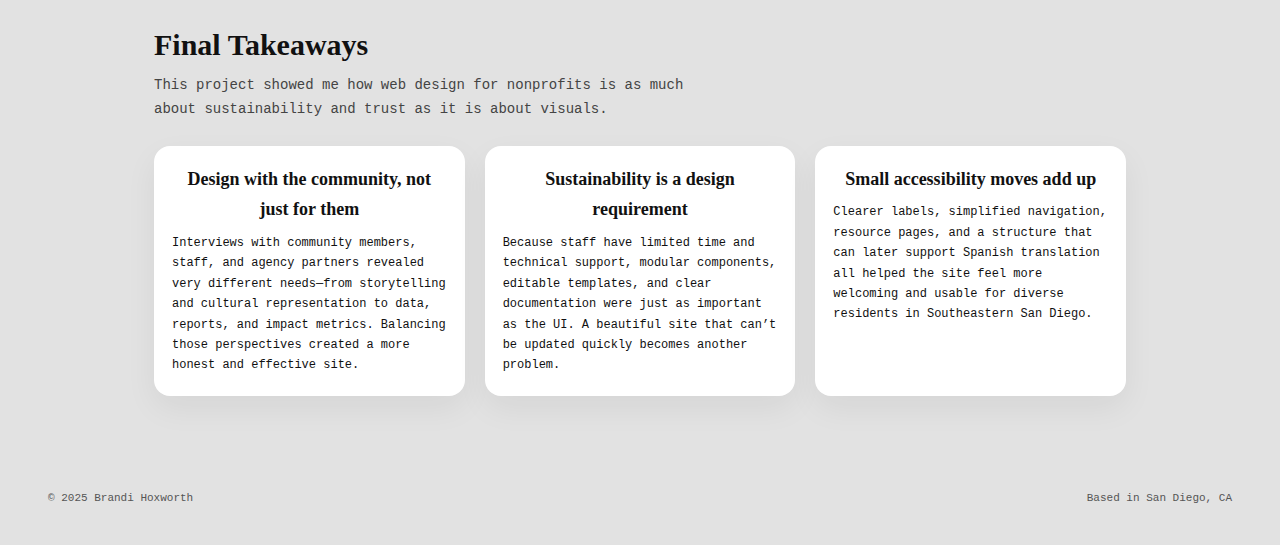
<file: ucp.html>
<!DOCTYPE html>
<html lang="en">
<head>
  <meta charset="UTF-8">
  <title>UCP Website Redesign | Case Study</title>
  <link rel="icon" type="image/png" href="images/favicon.png">
  <link rel="stylesheet" href="styles.css">
  <meta name="viewport" content="width=device-width, initial-scale=1.0" />
</head>
<body>
  <div class="page-frame">
    <header>
      <div class="logo">
        <img src="images/logo.png" alt="logo">
      </div>

      <div class="header-right">
        <button class="nav-toggle" id="navToggle" aria-label="Open menu" aria-expanded="false">
          <span></span><span></span><span></span>
        </button>

        <nav id="siteNav">
          <a href="index.html">HOME</a>
          <a href="about.html">ABOUT</a>

          <div class="nav-work">
            <button class="nav-work-label" type="button" id="workToggle" aria-expanded="false">
              WORK <span class="caret">▾</span>
            </button>

            <div class="nav-work-menu" id="workMenu">
              <a href="sephora.html">Sephora PDP Redesign</a>
              <a href="flixbus.html">FlixBus Seat Selection</a>
              <a href="ucp.html">UCP Website Redesign</a>
            </div>
          </div>
        </nav>

        <a class="btn-contact" href="resume.html">RESUME</a>
      </div>
    </header>


  <main class="project-page">
    <section class="project-intro">
      <div class="project-intro-left">
        <h1 class="project-name">UCP Website Redesign</h1>

        <div class="project-meta-rows">
          <div class="project-meta-row">
            <span class="meta-label">Role</span>
            <span class="meta-value">UX / UI Design, Web Strategy, User Research</span>
          </div>
          <div class="project-meta-row">
            <span class="meta-label">Duration</span>
            <span class="meta-value">10 Weeks · 2025</span>
          </div>
          <div class="project-meta-row">
            <span class="meta-label">Tools</span>
            <span class="meta-value">Figma, Squarespace, Google Maps, Google Calendar</span>
          </div>
        </div>
      </div>

      <div class="project-intro-right">
        <h2 class="project-context-heading">Context</h2>
        <p>
          The Urban Collaborative Project (UCP) is a nonprofit based in Southeastern San Diego
          that connects residents with resources in health, housing, transportation, and civic
          engagement. Their existing website was outdated, hard to navigate, and didn’t reflect
          the scale of their impact or their current programs.
        </p>
        <br>
        <p>
          Our ENG 100D team partnered with UCP to redesign their Squarespace site into a
          community-centered platform that is easier to maintain, tells clearer stories about
          their work, and invites residents, partners, and volunteers to get involved.
        </p>
      </div>

      <div class="project-intro-divider"></div>

      <div class="project-image-row">
        <img src="images/ucp1.png" alt="UCP homepage redesign mockup">
        <img src="images/ucp2.png" alt="Interactive projects map mockup">
      </div>
    </section>

    <section class="project-problem-solution">
      <div class="ps-column">
        <h2 class="ps-heading">The Problem</h2>
        <p>
          Community members, especially Spanish speakers and new visitors, struggled to
          understand what UCP does, find events, or access resources from the old site.
          Important information was buried, links were broken, navigation was unclear, and
          staff had limited time and technical capacity to keep content updated. 
        </p>
      </div>

      <div class="ps-column">
        <h2 class="ps-heading">The Solution</h2>
        <p>
          We redesigned the website around clear storytelling and simple navigation:
          a mission-forward homepage, an interactive projects map, a focus area “puzzle”
          interface, a Get Involved hub, and an events calendar. We also created editable
          templates and a technical handoff guide so staff can update pages and add new
          projects without needing a developer.
        </p>
      </div>
    </section>

    <br><br><br>

    <section class="project-design-section">
      <div class="design-top">
        <div class="design-left">
          <p class="section-kicker">Design</p>
          <h2 class="section-title">Lo-Fi Prototypes</h2>
        </div>
        <div class="design-right">
          <p class="section-description">
            We began with hand-drawn sketches and low-fidelity wireframes for key pages:
            the homepage, a focus-area puzzle, the projects map, and a Get Involved page.
            These helped us test information architecture with stakeholders and align on
            what content needed to be surfaced for residents, volunteers, and partner
            organizations.
          </p>
        </div>
      </div>

      <div class="prototype-frame">
        <img src="images/ucplofi.png" alt="Lo-fi wireframes for UCP website">
      </div>
    </section>

    <br><br><br>

    <section class="project-design-section">
      <div class="design-top">
        <div class="design-left">
          <p class="section-kicker">Design</p>
          <h2 class="section-title">Hi-Fi Prototypes</h2>
        </div>
        <div class="design-right">
          <p class="section-description">
            From there, we moved into high-fidelity designs in Figma and implementation
            in Squarespace. We leaned into UCP’s “putting the pieces together” motto with
            puzzle-inspired visuals, local photography, and warm colors that feel rooted in
            the neighborhood. Interactive map pins, cards, and buttons guide users toward
            events, resources, and ways to participate.
          </p>
        </div>
      </div>

      <div class="prototype-frame">
        <img src="images/ucphifi.png" alt="Hi-fi mockups for UCP website redesign">
      </div>
    </section>

    <br><br>

    <section class="project-section">
      <h2>Redesign Highlights</h2>
      <ul>
        <li>
          <strong>Mission-forward homepage:</strong> clear statement of who UCP is,
          what they do, and featured stories that show their impact.
        </li>
        <br></br>
        <li>
          <strong>Focus Area puzzle:</strong> interactive tiles that visually connect
          UCP’s five main focus areas and link to deeper content. 
        </li>
        <br></br>
        <li>
          <strong>Interactive project map:</strong> Google Maps–based view of ongoing
          and past projects, with color-coded pins and popups that explain each initiative.
        </li>
        <br></br>
        <li>
          <strong>Get Involved hub:</strong> a single page that routes people to
          volunteer, attend meetings, collaborate as partners, or explore career
          opportunities.
        </li>
        <br></br>
        <li>
          <strong>Events calendar:</strong> embedded Google Calendar for meetings and
          programs, so community members can add events directly to their own calendars.
        </li>
        <br></br>
        <li>
          <strong>Built for handoff:</strong> page templates, content guidelines, and a
          technical manual so UCP staff can maintain and expand the site over time.
        </li>
        <br></br>
      </ul>
    </section>

    <section class="final-takeaways">
      <h2 class="section-title">Final Takeaways</h2>
      <p class="final-intro">
        This project showed me how web design for nonprofits is as much about
        sustainability and trust as it is about visuals.
      </p>

      <div class="takeaways-grid">
        <div class="takeaway-card">
          <h3>Design with the community, not just for them</h3>
          <p>
            Interviews with community members, staff, and agency partners revealed
            very different needs—from storytelling and cultural representation to
            data, reports, and impact metrics. Balancing those perspectives created a
            more honest and effective site.
          </p>
        </div>

        <div class="takeaway-card">
          <h3>Sustainability is a design requirement</h3>
          <p>
            Because staff have limited time and technical support, modular components,
            editable templates, and clear documentation were just as important as the
            UI. A beautiful site that can’t be updated quickly becomes another problem.
          </p>
        </div>

        <div class="takeaway-card">
          <h3>Small accessibility moves add up</h3>
          <p>
            Clearer labels, simplified navigation, resource pages, and a structure that
            can later support Spanish translation all helped the site feel more welcoming
            and usable for diverse residents in Southeastern San Diego.
          </p>
        </div>
      </div>
    </section>

  </main>
    <footer>
      <span>© 2025 Brandi Hoxworth</span>
      <span>Based in San Diego, CA</span>
    </footer>
  <script src="dropdown.js"></script>
</body>
</html>
</file>
<file: styles.css>
:root {
  --bg-green: #e2e2e2;
  --border-black: #000000;
  --red: #e53525;
  --text: #111111;
  --text-light: #555555;
  --white: #fffdf6;
}

* {
  box-sizing: border-box;
  margin: 0;
  padding: 0;
}

html, body {
  height: 100%;
  scroll-behavior: smooth;
}

body {
  font-family:"Source Code Pro", monospace;
  background: var(--bg-green);
  color: var(--text);
  padding: 16px;
}

.page-frame {
  background: var(--bg-green);
  min-height: calc(100vh - 32px);
  max-width: 1600px;
  margin: 0 auto;
  position: relative;
  overflow: visible;
}

header {
  display: flex;
  align-items: center;
  justify-content: flex-start;
  padding: 16px 32px;
  border: 1px solid var(--border-black);
  border-radius: 14px;
  background: var(--bg-green);
  margin: 16px;
  position: sticky;
  top: 0;
  z-index: 999;
}

.header-right nav {
  display: flex;
  align-items: center;
  gap: 32px;
  white-space: nowrap;
}

.logo {
  display: flex;
  align-items: center;
}

.logo img {
  height: 25px;
  width: auto;
}

.header-right {
  display: flex;
  align-items: center;
  gap: 32px;
  margin-left: auto;
  flex: 0 0 auto;
}

.header-right nav a {
  text-decoration: none;
  color: var(--text);
  position: relative;
  padding-bottom: 3px;
}

.header-right nav a::after {
  content: "";
  position: absolute;
  left: 0;
  bottom: 0;
  width: 0;
  height: 1px;
  background: var(--text);
  transition: 180ms ease;
}

.header-right nav a:hover::after {
  width: 100%;
}
.btn-contact {
  text-decoration: none;
  padding: 8px 16px;
  border-radius: 999px;
  border: 1px solid var(--text);
  background: #111;
  color: #fffdf6;
  font-size: 10px;
  text-transform: uppercase;
  font-weight: 600;
  letter-spacing: 0.14em;
  margin-left: 0;
}
.nav-toggle {
  display: none;
  background: transparent;
  border: 0;
  padding: 10px;
  cursor: pointer;
}

.nav-toggle span {
  display: block;
  width: 26px;
  height: 2px;
  background: var(--text);
  margin: 6px 0;
  border-radius: 2px;
}

@media (max-width: 1100px) {
  .nav-toggle {
    display: block;
    z-index: 1002;
  }

  .header-right nav {
    display: none;
  }

  .header-right nav.is-open {
    display: flex;
    position: fixed;
    top: 86px;    
    left: 16px;
    right: 16px;
    flex-direction: column;
    gap: 14px;
    padding: 16px;
    background: #fff;
    border-radius: 16px;
    box-shadow: 0 18px 50px rgba(0,0,0,0.18);
    z-index: 1001;
  }
}


main {
  position: relative;
  padding: 20px 32px 60px;
}


.hero {
  position: relative;
  min-height: 55vh;
  margin-top: -20px;
}

.hero-small {
  font-family: 'Source Code Pro', monospace;   
  font-size: 14px;                    
  font-weight: 300;                   
  letter-spacing: 0.05em;             
  color: var(--text);
  margin-top: 20px;                   
  margin-bottom: 6px;                 
  opacity: 0.8;                      
  text-align: center;
}
.hero-title {
  font-family: 'Playfair Display', serif;
  font-size: clamp(70px, 12vw, 130px); 
  line-height: 0.82;                  
  text-align: center;
  margin-top: 10px;                  
  margin-bottom: 80px;
}
.hero-images {
  position: relative;
  width: 100%;
  height: 0;
}

.hero-img-left {
  position: absolute;
  left: 0;
  top: 20px;         
  width: 200px;      
  height: auto;
}

.hero-img-right {
  position: absolute;
  right: 0;
  top: 20px;         
  width: 200px;      
  height: auto;
  transform: scaleX(-1);
}

.hero-links {
  position: relative;
  font-size: 60px;
  font-weight: 500;
  letter-spacing: 0.03em;
}

.hero-link {
  position: absolute;
  top: 40%;
  transform: translateY(-50%);
  display: flex;
  align-items: center;
  gap: 10px;
  text-decoration: none;
  color: var(--red);
}

.hero-link.left {
  left: 0;
}

.hero-link.right {
  right: 0;
  flex-direction: row-reverse;
}

.dot {
  width: 18px;
  height: 18px;
  border-radius: 50%;
  transition: transform 0.25s ease, background 0.25s ease;
}

.hero-link:hover .dot {
  transform: scale(1.35);  
  background: #ff4b3a;
  transition: transform 0.2s cubic-bezier(0.25, 1.6, 0.4, 1);
}
.dot {
  position: relative;
}

.dot::after {
  content: "";
  position: absolute;
  inset: 0;
  border-radius: 50%;
  border: 2px solid rgba(229, 53, 37, 0.5);
  transform: scale(0.5);
  opacity: 0;
  transition: transform 0.3s ease, opacity 0.3s ease;
}

.hero-link:hover .dot::after {
  transform: scale(1.6);
  opacity: 1;
}

.full-width-divider {
  width: 100vw;                
  margin-left: 50%;             
  transform: translateX(-50%);  
  margin-top: 60px;             
  margin-bottom: 40px;         
}

.full-width-divider img {
  width: 100%;                  
  height: auto;                
  display: block;              
}
.selected-work {
  margin-top: 10px;          
}

.selected-heading {
  margin-bottom: 32px;
}

.selected-heading h2 {
  font-family: 'Playfair Display', serif;
  font-size: clamp(40px, 7vw, 72px);  
  line-height: 0.9;
  text-transform: uppercase;
}

.selected-divider {
  margin-top: 14px;
  height: 2px;
  background: #111;           
  max-width: 480px;          
}

.selected-work {
  margin-top: 120px;
}

.selected-heading {
  margin-bottom: 40px;
}

.selected-heading h2 {
  font-family: 'Playfair Display', serif;
  font-size: clamp(40px, 7vw, 72px);
  line-height: 0.9;
  text-transform: uppercase;
}

.selected-divider {
  margin-top: 14px;
  height: 2px;
  background: #111;
  max-width: 480px;
}

.feature-project {
  display: flex;
  min-height: 320px;
  border-radius: 24px;
  overflow: hidden;
  background: #ffffff;
  margin-bottom: 48px;
}

.feature-info {
  flex: 0 0 30%; 
  padding: 40px 32px;
  display: flex;
  flex-direction: column;
  justify-content: center;
  gap: 10px;

  background: linear-gradient(
    180deg,
    #f5fbff 0%,
    #fdf6ff 100%
  ); 
}

.feature-index {
  font-size: 32px;
  font-weight: 400;
  margin-bottom: 6px;
}

.feature-title {
  font-family: 'Playfair Display', serif;
  font-size: 26px;
  line-height: 1.1;
}

.feature-meta {
  font-size: 12px;
  color: #777;
  margin-top: 8px;
}

.feature-image {
  flex: 1;
  perspective: 800px;
  overflow: hidden;
}

.feature-image img {
  width: 100%;
  height: 100%;
  object-fit: cover;
  display: block;
  transition: transform 0.5s ease, box-shadow 0.5s ease;
  transform-origin: center;
}

.feature-project:hover .feature-image img {
  transform: scale(1.05) rotateX(6deg);
  box-shadow: 0 12px 24px rgba(0,0,0,0.18);

}

.contact-section {
  display: flex;
  justify-content: space-between;
  align-items: center;
  gap: 48px;
  margin-top: 20px;
  padding: 60px 40px;
  border-radius: 24px;
}

.contact-image img {
  width: 320px;          
  height: auto;
  border-radius: 18px;
  object-fit: cover;
  display: block;
}

.contact-info {
  flex: 1;
  display: flex;
  flex-direction: column;
  gap: 12px;
}

.contact-title {
  font-family: 'Playfair Display', serif;
  font-size: 42px;
  margin-bottom: 6px;
}

.contact-description {
  font-size: 15px;
  color: #555;
  max-width: 440px;
  line-height: 1.45;
}

.contact-details p {
  font-size: 14px;
}

.contact-details a {
  color: #e53525;
  text-decoration: none;
  border-bottom: 1px solid rgba(229, 53, 37, 0.4);
}

.contact-socials {
  display: flex;
  gap: 26px;
  margin-top: 16px;
}

.contact-socials a {
  font-size: 14px;
  color: #111;
  text-decoration: none;
  position: relative;
}

.contact-socials a::after {
  content: "";
  position: absolute;
  left: 0;
  bottom: -2px;
  width: 0;
  height: 1px;
  background: #111;
  transition: width 0.2s ease;
}

.contact-socials a:hover::after {
  width: 100%;
}

footer {
  padding: 16px 32px 20px;
  border-top: 2px solid var(--border-yellow);
  font-size: 11px;
  color: var(--text-light);
  display: flex;
  justify-content: space-between;
}
@media (max-width: 640px) {
  .selected-work {
    margin-top: 90px;
  }
}
@media (max-width: 800px) {
  .contact-section {
    flex-direction: column;
    text-align: center;
    padding: 40px 20px;
  }

  .contact-image img {
    width: 240px;
  }

  .contact-info {
    align-items: center;
  }
}
@media (max-width: 1000px) {
  .hero-link {
    display: none;
  }

  .hero-image-wrapper {
    position: relative;
    width: 100%;
    margin: 40px 0 0 0;
    right: 0;
    bottom: 0;
    transform: rotate(-4deg);
  }

  .contact-layout {
    grid-template-columns: 1fr;
  }
}

@media (max-width: 800px) {
  .feature-project {
    flex-direction: column;
  }

  .feature-info {
    flex-basis: auto;
  }

  .feature-image {
    height: 220px;
  }
}

.resume-section {
  text-align: center;
  padding: 60px 20px;
}

.resume-title {
  font-family: 'Playfair Display', serif;
  font-size: 48px;
  margin-bottom: 30px;
}

.resume-layout {
  display: flex;
  justify-content: center;
  align-items: center;
  gap: 40px;
  margin-bottom: 30px;
  position: relative;
}

.resume-side-img {
  width: 180px;       
  height: auto;
  opacity: 0.9;
}

.left-img {
  transform: translateY(20px);
}

.right-img {
  transform: translateY(-10px);
  transform: scaleX(-1)
}

.resume-wrapper {
  display: flex;
  justify-content: center;
}

.resume-image {
  width: 80%;
  max-width: 1000px;
  border-radius: 12px;
  box-shadow: 0 8px 30px rgba(0,0,0,0.12);
  display: block;
}

.resume-button {
  display: inline-block;
  margin-top: 18px;
  padding: 12px 22px;
  font-size: 14px;
  text-transform: uppercase;
  letter-spacing: 0.12em;
  background: #111;
  color: #fff;
  border-radius: 999px;
  text-decoration: none;
  transition: background 0.25s ease, transform 0.25s ease;
}

.resume-button:hover {
  background: #333;
  transform: translateY(-2px);
}

@media (max-width: 900px) {
  .resume-layout {
    flex-direction: column;
    gap: 20px;
  }

  .resume-side-img {
    width: 140px;
    transform: none;
  }

  .resume-image {
    width: 90%;
  }
}

.about-layout {
  max-width: 1200px;
  margin: 90px auto;
  padding: 0 40px;

  display: grid;
  grid-template-columns: minmax(0, 1.1fr) minmax(0, 1.3fr);
  grid-template-rows: auto auto auto;
  grid-template-areas:
    "heading      heading-img"
    "hero-image   hero-text"
    "bottom-text  bottom-image";
  column-gap: 56px;
  row-gap: 32px;
}

.about-heading {
  grid-area: heading;
  align-self: end;
}

.about-title {
  font-family: 'Playfair Display', serif;
  font-size: clamp(40px, 5vw, 56px);
  line-height: 1;
  margin-bottom: 20px;
  display: inline-block;
  white-space: nowrap;
  opacity: 0;
  animation: aboutTitleIn 0.7s ease-out forwards;
}

@keyframes aboutTitleIn {
  from {
    opacity: 0;
    transform: translateY(16px);
  }
  to {
    opacity: 1;
    transform: translateY(0);
  }
}

.about-heading-image {
  grid-area: heading-img;
  justify-self: end;
  align-self: start;   
  transform: translateY(30px);
}

.about-heading-image img {
  width: 140px;       
  height: auto;
  border-radius: 10px;
  display: block;
  transform: rotate( -4deg ); 
  
}

.about-hero-image {
  grid-area: hero-image;
}

.about-hero-image img {
  width: 100%;
  max-width: 430px;
  height: auto;
  border-radius: 14px;
  display: block;
  box-shadow: 0 10px 26px rgba(0,0,0,0.16);
}

.about-hero-text {
  grid-area: hero-text;
  max-width: 520px;
  font-size: 15px;
  line-height: 1.7;
  color: #333;
  margin-top: 120px
}

.about-bottom-image {
  grid-area: bottom-image;
  align-self: start;
  justify-self: end;
}

.about-bottom-image img {
  width: 100%;
  max-width: 360px;
  height: auto;
  border-radius: 14px;
  display: block;
  margin-left: 20px;
}

.about-bottom-text {
  grid-area: bottom-text;
  max-width: 520px;
  font-size: 15px;
  line-height: 1.7;
  color: #333;
  margin-top: 100px;
}
.about-bottom-extra-img {
  grid-column: 1 / 3;     
  display: flex;
  justify-content: left; 
  margin-top: 10px;        
 
}

.about-bottom-extra-img img {
  width: auto;
  max-width: 100px;         
  height: auto;
  opacity: 0.95;
}

@media (max-width: 900px) {
  .about-layout {
    grid-template-columns: 1fr;
    grid-template-rows: auto;
    grid-template-areas:
      "heading"
      "heading-img"
      "hero-image"
      "hero-text"
      "bottom-image"
      "bottom-text";
    row-gap: 24px;
    padding: 0 20px;
  }

  .about-heading-image {
    justify-self: center;
  }

  .about-hero-image img,
  .about-bottom-image img {
    max-width: 100%;
  }
}
@media (max-width: 600px) {
  .about-title {
    white-space: normal;
  }
}

.project-page {
  max-width: 1100px;
  margin: 64px auto 80px;
  padding: 0 32px;
}

.project-intro {
  display: grid;
  grid-template-columns: minmax(0, 1.1fr) minmax(0, 1.4fr);
  column-gap: 60px;
  row-gap: 24px;
  margin-bottom: 40px;
}

.project-intro-left {
  align-self: flex-start;
}

.project-name {
  font-family: 'Playfair Display', serif;
  font-size: clamp(40px, 6vw, 64px);
  margin: 0 0 28px;
}

.project-meta-rows {
  font-size: 14px;
}

.project-meta-row {
  display: grid;
  grid-template-columns: 90px 1fr;
  column-gap: 20px;
  margin-bottom: 10px;
}

.meta-label {
  font-weight: 600;
}

.meta-value {
  color: #444;
}

.project-intro-right {
  align-self: flex-start;
  font-size: 14px;
  line-height: 1.7;
  color: #444;
}

.project-context-heading {
  font-size: 16px;
  font-weight: 600;
  margin: 0 0 8px;
}


.project-intro-divider {
  grid-column: 1 / -1;
  border-bottom: 1px solid #222;
  margin-top: 8px;
}


.project-section {
  margin-top: 40px;

}

.project-section h2 {
  font-family: 'Playfair Display', serif;
  font-size: 22px;
  margin-bottom: 14px;
}

.project-section p,
.project-section li {
  font-size: 14px;
  line-height: 1.7;
  grid-column: 1 / -1;
  border-bottom: 1px solid #222;
  margin-top: px;
}

@media (max-width: 900px) {
  .project-page {
    padding: 0 20px;
  }

  .project-intro {
    grid-template-columns: 1fr;
  }

  .project-intro-divider {
    margin-top: 16px;
  }

  .project-meta-row {
    grid-template-columns: 80px 1fr;
  }
}

.project-image-row {
  grid-column: 1 / -1;       
  display: grid;
  grid-template-columns: 1fr 1fr;
  gap: 24px;
  margin: 32px 0 40px;
}

.project-image-row img {
  width: 100%;
  border-radius: 12px;
  object-fit: cover;
  display: block;
}

.project-problem-solution {
  max-width: 1100px;     
  margin: 40px auto 0;
  padding: 0 32px;
  display: grid;
  grid-template-columns: 1fr 1fr;
  column-gap: 60px;
  row-gap: 24px;
}

.ps-column {
  font-size: 14px;
  line-height: 1.7;
}

.ps-heading {
  font-size: 22px;
  font-weight: 600;
  margin-bottom: 16px;
  color: #000000;     
}

@media (max-width: 900px) {
  .project-problem-solution {
    grid-template-columns: 1fr;
    padding: 0 20px;
  }
}

.project-design-section {
  max-width: 1100px;
  margin: 56px auto 0;
  padding: 0 32px;
}

.design-top {
  display: grid;
  grid-template-columns: minmax(0, 1.1fr) minmax(0, 1.4fr);
  column-gap: 60px;
  row-gap: 16px;
  margin-bottom: 24px;
}

.section-kicker {
  font-size: 12px;
  letter-spacing: 0.18em;
  text-transform: uppercase;
  color: #9a9a9a;
  margin: 0 0 6px;
}

.section-title {
  font-family: 'Playfair Display', serif;
  font-size: 26px;
  margin: 0;
}

.section-description {
  font-size: 14px;
  line-height: 1.7;
  color: #444;
}

.prototype-frame {
  background: #ffffff;
  border-radius: 20px;
  box-shadow: 0 18px 45px rgba(0,0,0,0.08);
  padding: 40px 48px;
  display: flex;
  justify-content: center;
  align-items: center;
  width: 1000px;            
  height: auto;           
  margin: 40px auto;
}

.prototype-frame img {
  width: 130%;
  max-width: 500px;
  height: auto;
  border-radius: 16px;
  display: block;
  object-fit: contain;
}

.flow-3up {
  width: 100%;
  display: grid;
  grid-template-columns: repeat(3, minmax(0, 1fr));
  gap: 40px;
  align-items: start;
}

.flow-card {
  margin: 0;
  display: grid;
  gap: px;
}

.flow-card img {
  width: 100%;
  max-width: 500px;      
  height: auto;
  margin: 0 auto;        
  display: block;
  border-radius: 18px;
  object-fit: contain;
  transition: transform 220ms ease;
}

/* subtle hover motion (optional) */
.flow-card img:hover {
  transform: translateY(-6px);
}

.flow-card figcaption {
  display: grid;
  gap: 2px;
  font-size: 12px;
  line-height: 1.4;
  color: #444;
}

.flow-title {
  font-weight: 600;
  color: #111;
}

.flow-sub {
  color: #666;
}

@media (max-width: 900px) {
  .flow-3up {
    grid-template-columns: 1fr;
  }
}

@media (max-width: 900px) {
  .project-design-section {
    padding: 0 20px;
  }

  .design-top {
    grid-template-columns: 1fr;
    column-gap: 0;
  }
}

.final-takeaways {
  max-width: 1100px;
  margin: 64px auto 80px;
  padding: 0 32px;
}

.final-takeaways .section-kicker {
  font-size: 12px;
  letter-spacing: 0.18em;
  text-transform: uppercase;
  color: #9a9a9a;
  margin: 0 0 6px;
}

.final-takeaways .section-title {
  font-family: 'Playfair Display', serif;
  font-size: 30px;
  margin: 0 0 12px;
}

.final-intro {
  font-size: 14px;
  line-height: 1.7;
  color: #444;
  max-width: 540px;
  margin-bottom: 24px;
}

.takeaways-grid {
  display: grid;
  grid-template-columns: repeat(3, minmax(0, 1fr));
  gap: 20px;
}

.takeaway-card {
  padding: 18px 18px 20px;
  border-radius: 16px;
  background: #ffffff;
  box-shadow: 0 12px 32px rgba(0,0,0,0.06);
  font-size: 12px;
  line-height: 1.7;
}

.takeaway-card h3 {
  font-family: 'Playfair Display', serif;
  font-size: 18px;
  margin: 0 0 8px;
  text-align: center;
}

@media (max-width: 900px) {
  .final-takeaways {
    padding: 0 20px;
  }

  .takeaways-grid {
    grid-template-columns: 1fr;
  }
}

@media (max-width: 900px) {
  .nav-toggle { display: block; z-index: 1002; }

  .header-right nav {
    position: fixed;
    top: 78px;
    left: 16px;
    right: 16px;

    display: none;
    flex-direction: column;
    gap: 14px;

    background: #fff;
    border-radius: 16px;
    padding: 16px;
    box-shadow: 0 18px 50px rgba(0,0,0,0.18);
    z-index: 1001;
  }
}

.nav-work {
  position: relative;
  display: flex;
  align-items: center;
}

.nav-work-label {
  background: none;
  border: 0;
  padding: 0 0 3px;
  font: inherit;
  color: var(--text);
  cursor: pointer;
  letter-spacing: 0.1em;
  text-transform: uppercase;
  position: relative;
}

.nav-work-label::after {
  content: "";
  position: absolute;
  left: 0;
  bottom: 0;
  width: 0;
  height: 1px;
  background: var(--text);
  transition: 180ms ease;
}

.nav-work:hover .nav-work-label::after {
  width: 100%;
}

.nav-work-menu {
  position: absolute;
  top: calc(100% + 6px);
  left: 50%;
  transform: translateX(-50%);
  background: #fff;
  border-radius: 10px;
  box-shadow: 0 10px 30px rgba(0,0,0,0.18);
  padding: 8px 0;
  min-width: 240px;
  display: none;         
  z-index: 1000;
}

.nav-work:hover .nav-work-menu {
  display: block;
}

.nav-work-menu a {
  display: block;
  padding: 10px 16px;
  font-size: 12px;
  letter-spacing: 0.08em;
  text-transform: uppercase;
  color: #111;
  text-decoration: none;
  white-space: nowrap;
}

.nav-work-menu a:hover {
  background: #f3f3f3;
}
.nav-work::after {
  content: "";
  position: absolute;
  left: -10px;
  right: -10px;
  top: 100%;
  height: 14px;
}
</file>
